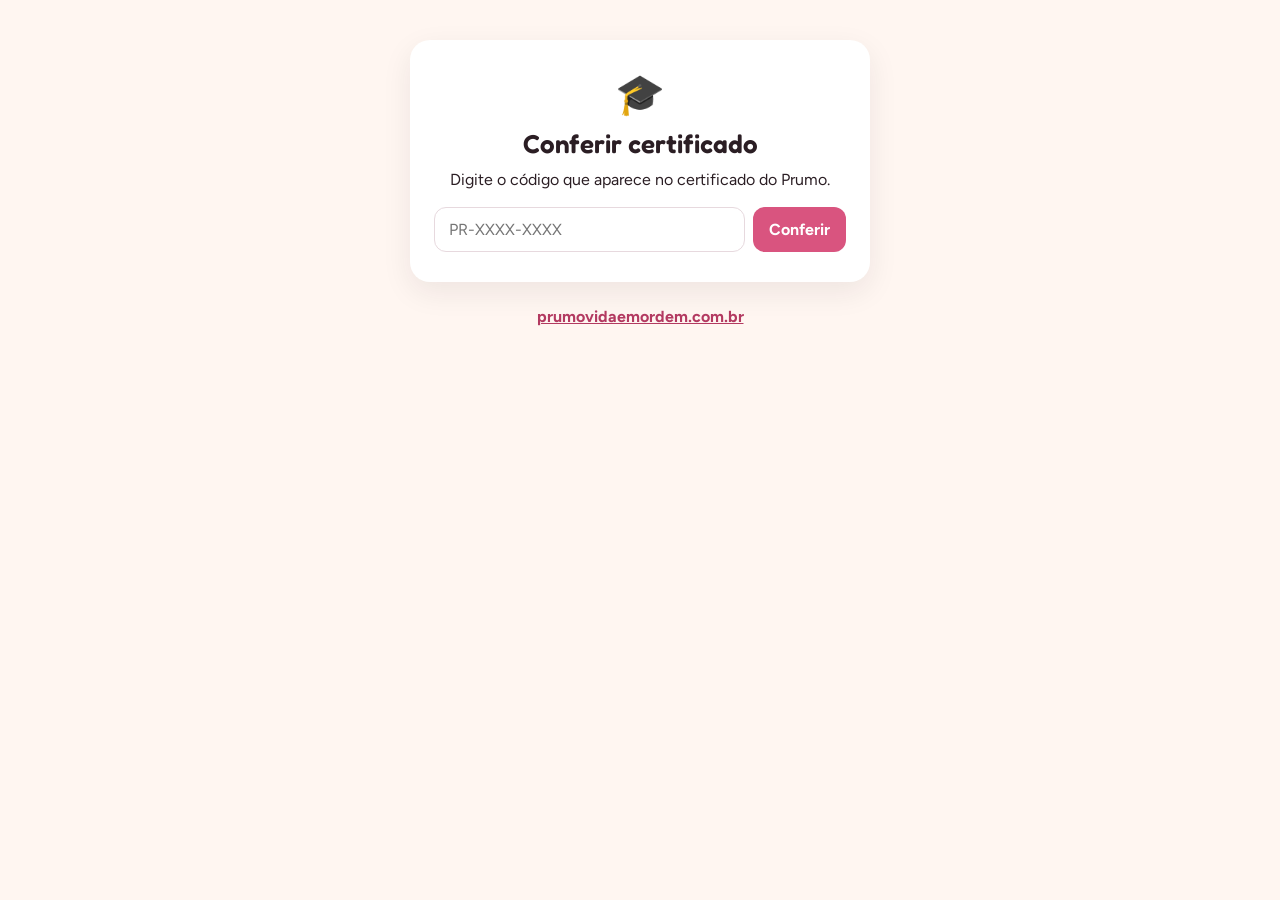
<file: certificado/index.html>
<!doctype html>
<html lang="pt-BR">
<head>
<meta charset="utf-8">
<meta name="viewport" content="width=device-width,initial-scale=1">
<title>Conferir certificado · Prumo</title>
<meta name="robots" content="noindex">
<link rel="icon" href="/icons/icon-192.png">
<link href="https://fonts.googleapis.com/css2?family=Fredoka:wght@600&family=Figtree:wght@400;600;700&display=swap" rel="stylesheet">
<style>
:root{--bg:#FFF6F1;--card:#fff;--ink:#2B1E24;--muted:#7A6A72;--pig:#F28AA8;--deep:#B33A61}
*{box-sizing:border-box}body{margin:0;background:var(--bg);color:var(--ink);font-family:Figtree,Arial,sans-serif;padding:40px 16px;text-align:center}
.card{max-width:460px;margin:0 auto;background:var(--card);border-radius:20px;padding:30px 24px;box-shadow:0 10px 30px rgba(43,30,36,.08)}
h1{font-family:Fredoka,Arial,sans-serif;font-weight:600;font-size:26px;margin:10px 0 8px}
p{line-height:1.6;margin:0 0 12px}.muted{color:var(--muted);font-size:13px}
form{display:flex;gap:8px;margin-top:14px}input{flex:1;font:inherit;padding:12px 14px;border:1.5px solid #E7D9DE;border-radius:12px;text-transform:uppercase}
button{font:inherit;font-weight:700;background:#D9547F;color:#fff;border:0;border-radius:12px;padding:12px 16px}
a{color:var(--deep);font-weight:700}
</style>
</head>
<body>
<div class="card" id="out"><div style="font-size:40px">🎓</div><h1>Conferir certificado</h1><p>Digite o código que aparece no certificado do Prumo.</p>
<form id="f"><input id="c" placeholder="PR-XXXX-XXXX" maxlength="20" autocomplete="off"><button>Conferir</button></form></div>
<p style="margin-top:22px"><a href="/">prumovidaemordem.com.br</a></p>
<script src="/config.js"></script>
<script>
const esc=s=>String(s||"").replace(/[&<>"]/g,c=>({"&":"&amp;","<":"&lt;",">":"&gt;",'"':"&quot;"}[c]));
const box=document.getElementById("out");
async function check(code){code=String(code||"").toUpperCase().replace(/[^A-Z0-9-]/g,"").slice(0,20);if(!code)return;
 box.innerHTML='<p class="muted">Conferindo…</p>';
 try{const C=window.PRUMO_CONFIG||{};const r=await fetch(C.supabaseUrl+"/rest/v1/rpc/cert_check",{method:"POST",headers:{"Content-Type":"application/json",apikey:C.supabaseKey,Authorization:"Bearer "+C.supabaseKey},body:JSON.stringify({p_code:code})});
  const d=await r.json();
  if(!d||!d.name){box.innerHTML=`<div style="font-size:40px">🔎</div><h1>Certificado não encontrado</h1><p>Não achamos o código <b>${esc(code)}</b>. Confira se digitou igual ao certificado.</p><p><a href="/certificado/">Tentar outro código</a></p>`;return}
  const dt=new Date(d.issued_at).toLocaleDateString("pt-BR",{day:"2-digit",month:"long",year:"numeric",timeZone:"America/Sao_Paulo"});
  box.innerHTML=`<div style="font-size:44px">✅</div><h1>Certificado válido</h1><p><b>${esc(d.name)}</b> concluiu o curso <b>${esc(d.course)}</b>, com carga horária de ${d.hours} hora${d.hours>1?"s":""}, no Prumo em ${dt}.</p><p class="muted">Código ${esc(code)} · Curso livre, de formação complementar.</p>`;
 }catch(e){box.innerHTML='<h1>Sem conexão</h1><p>Não deu para conferir agora. Tente de novo em instantes.</p>'}}
document.getElementById("f").addEventListener("submit",e=>{e.preventDefault();check(document.getElementById("c").value)});
const q=new URLSearchParams(location.search).get("c");if(q)check(q);
</script>
</body>
</html>
</file>
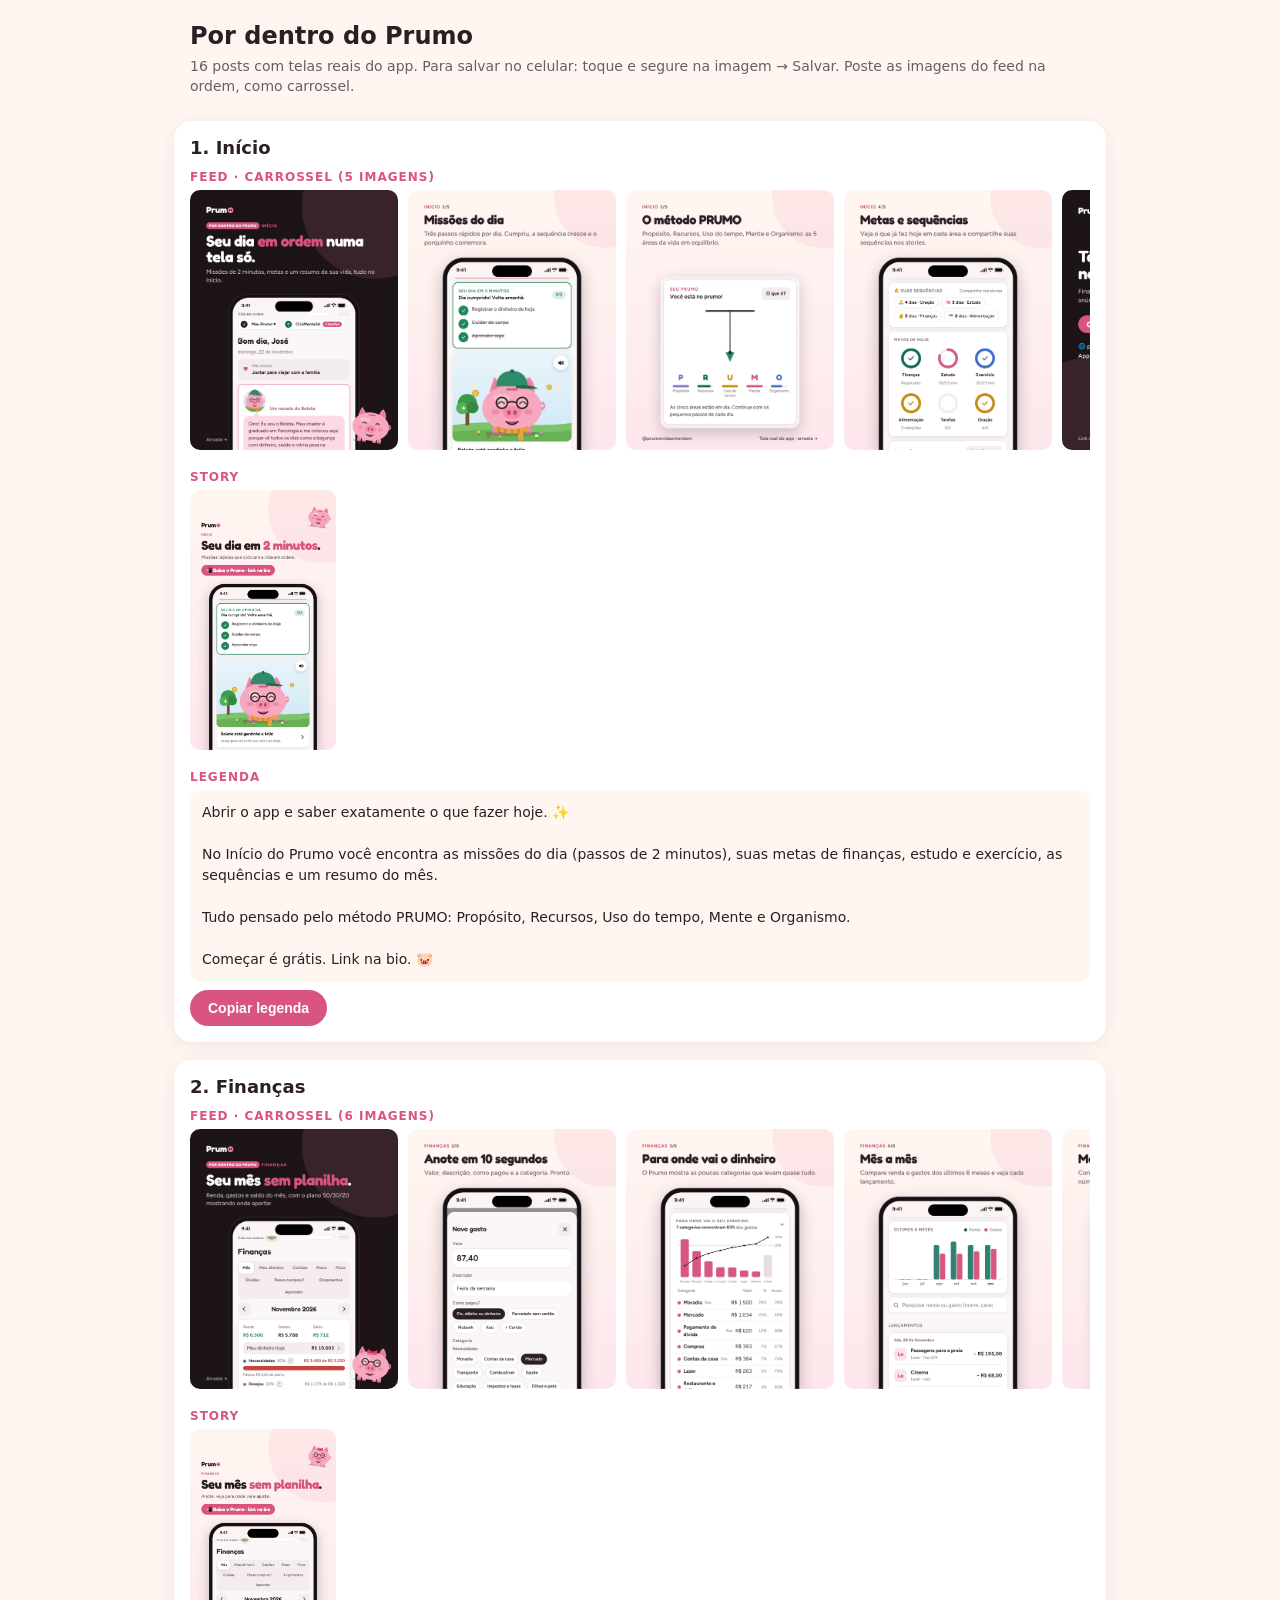
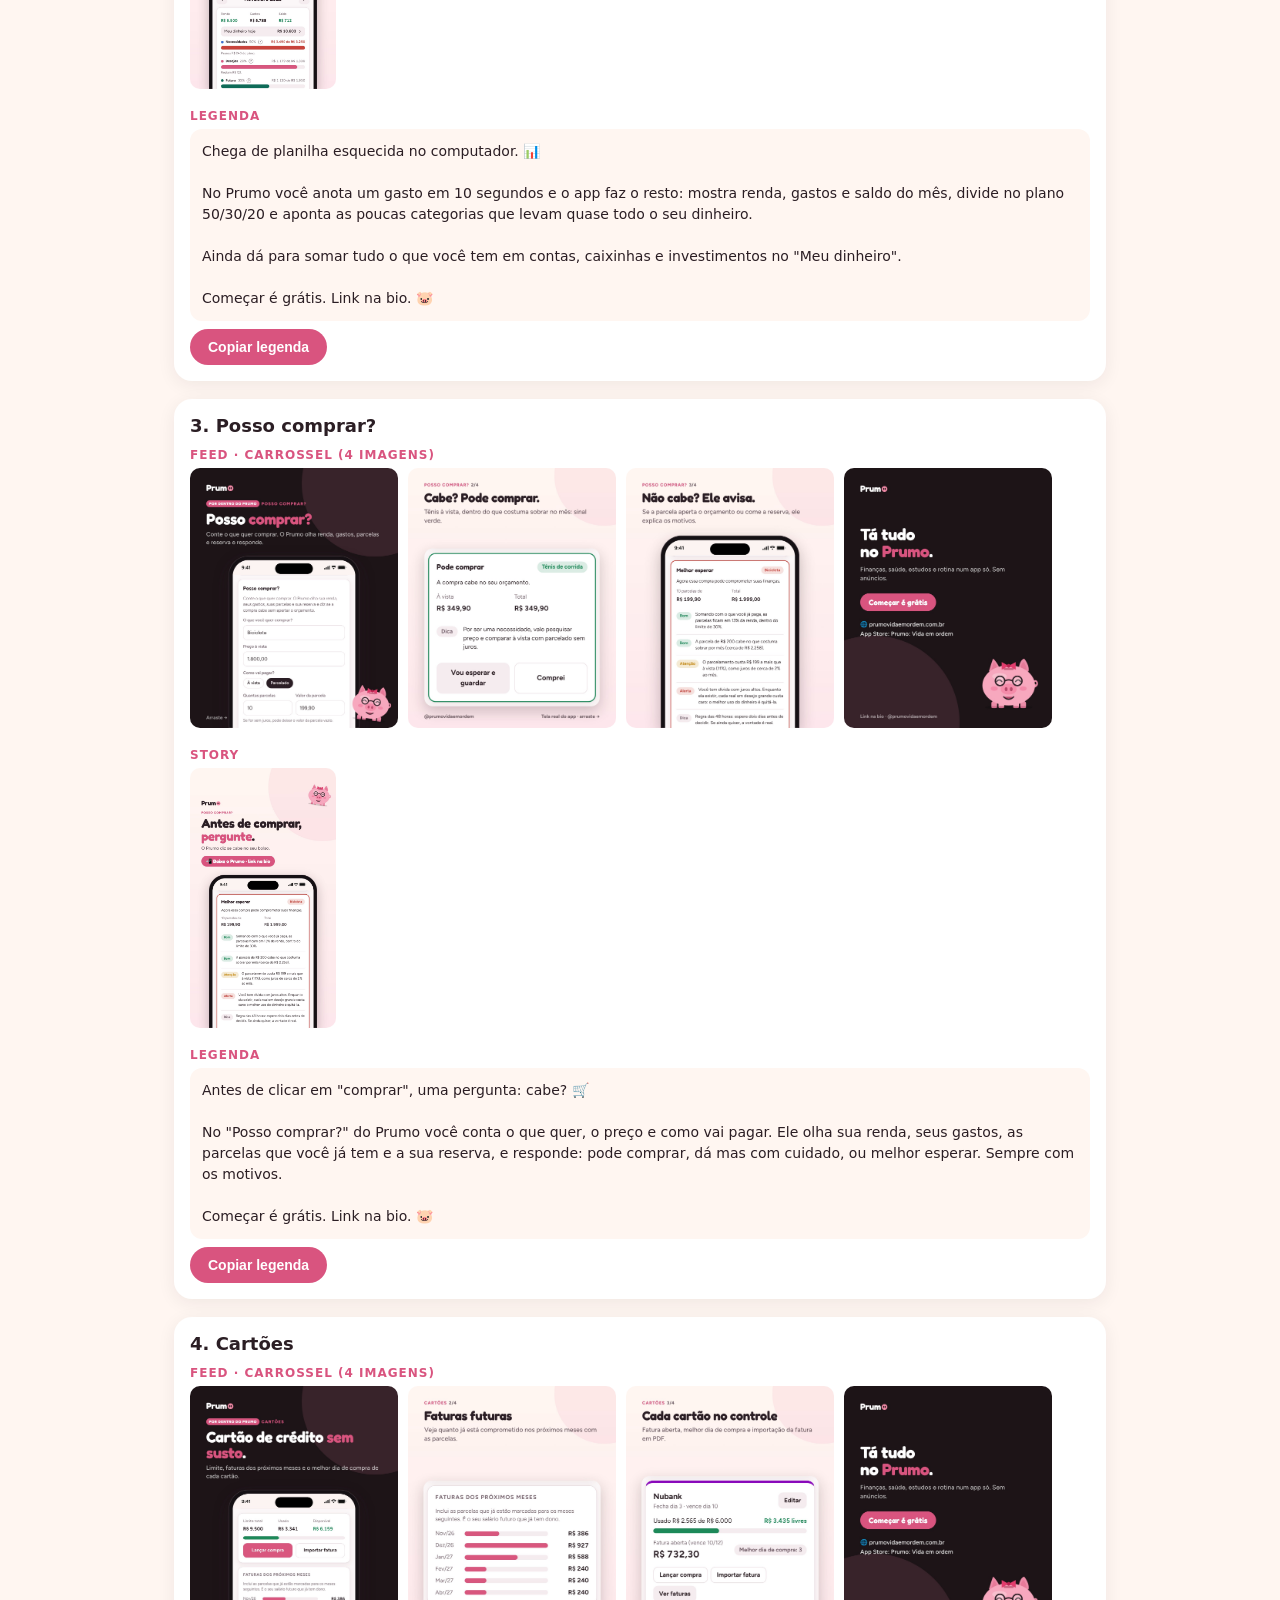
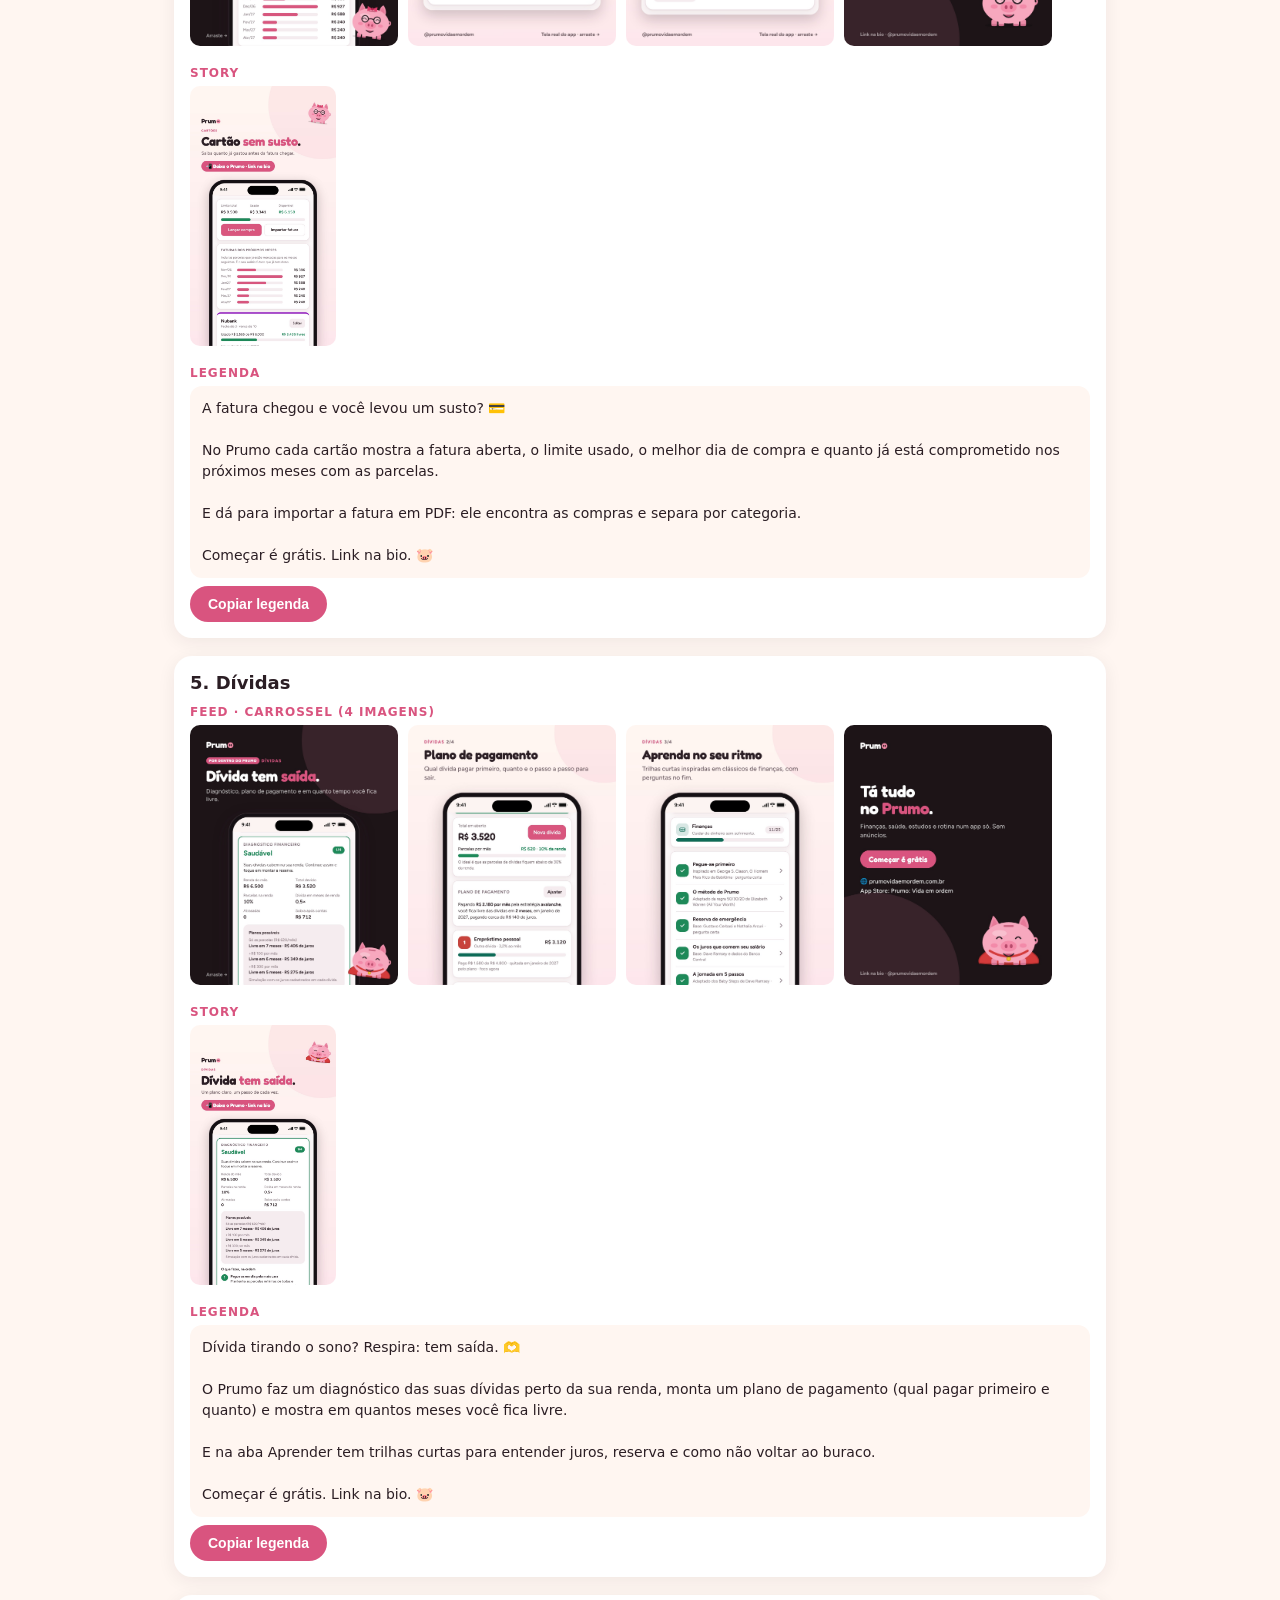
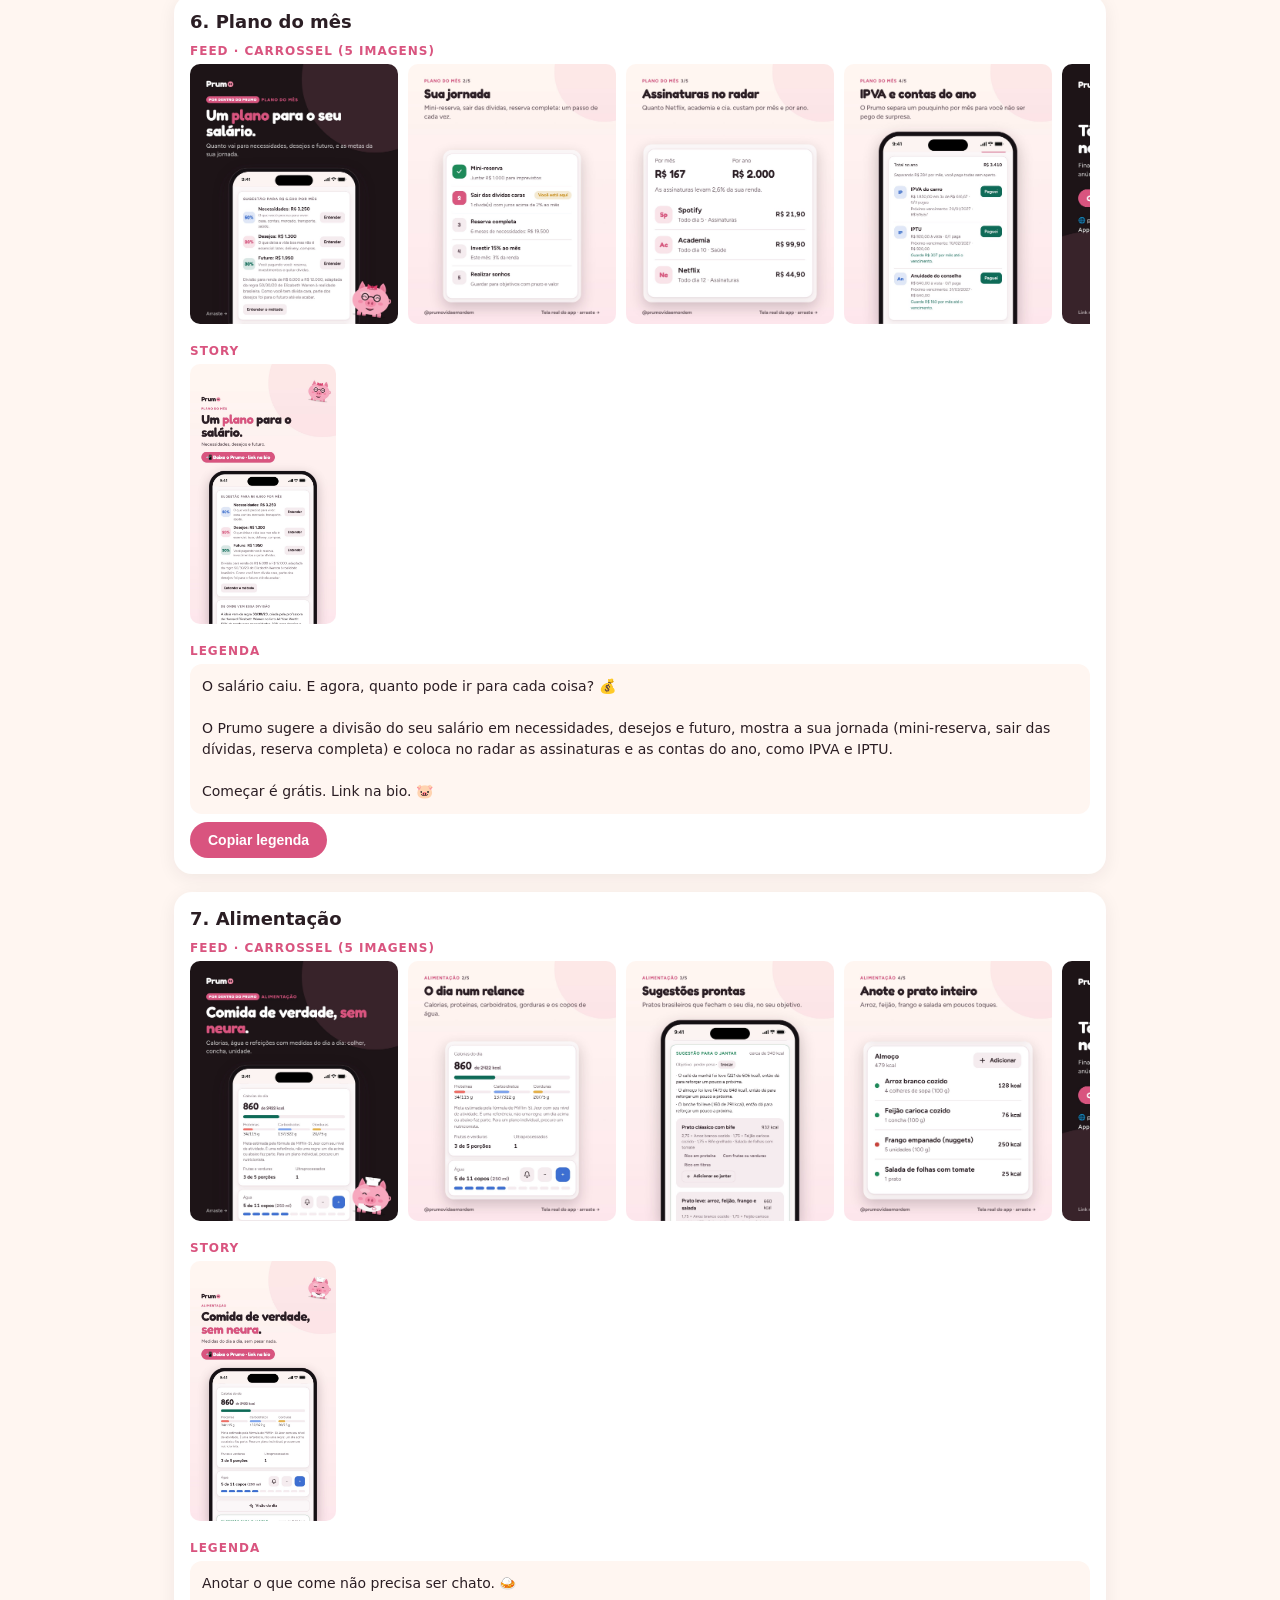
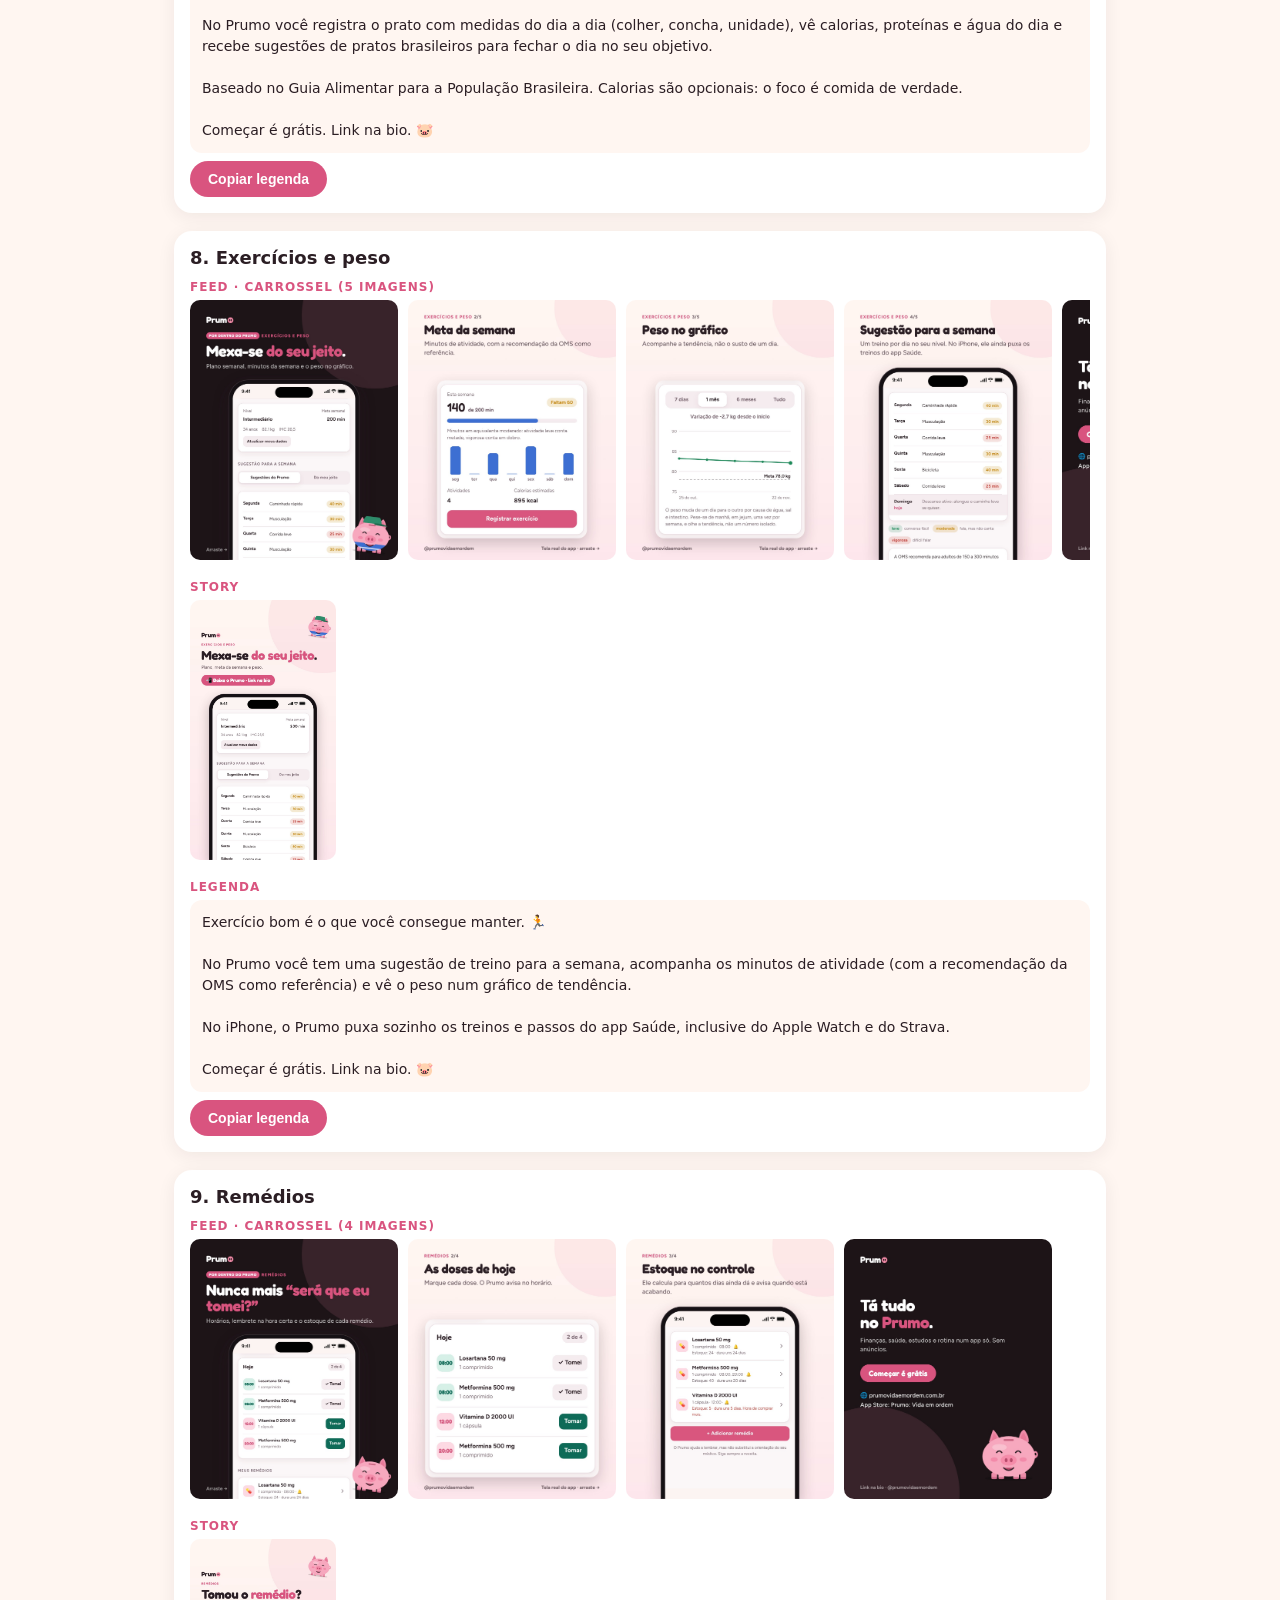
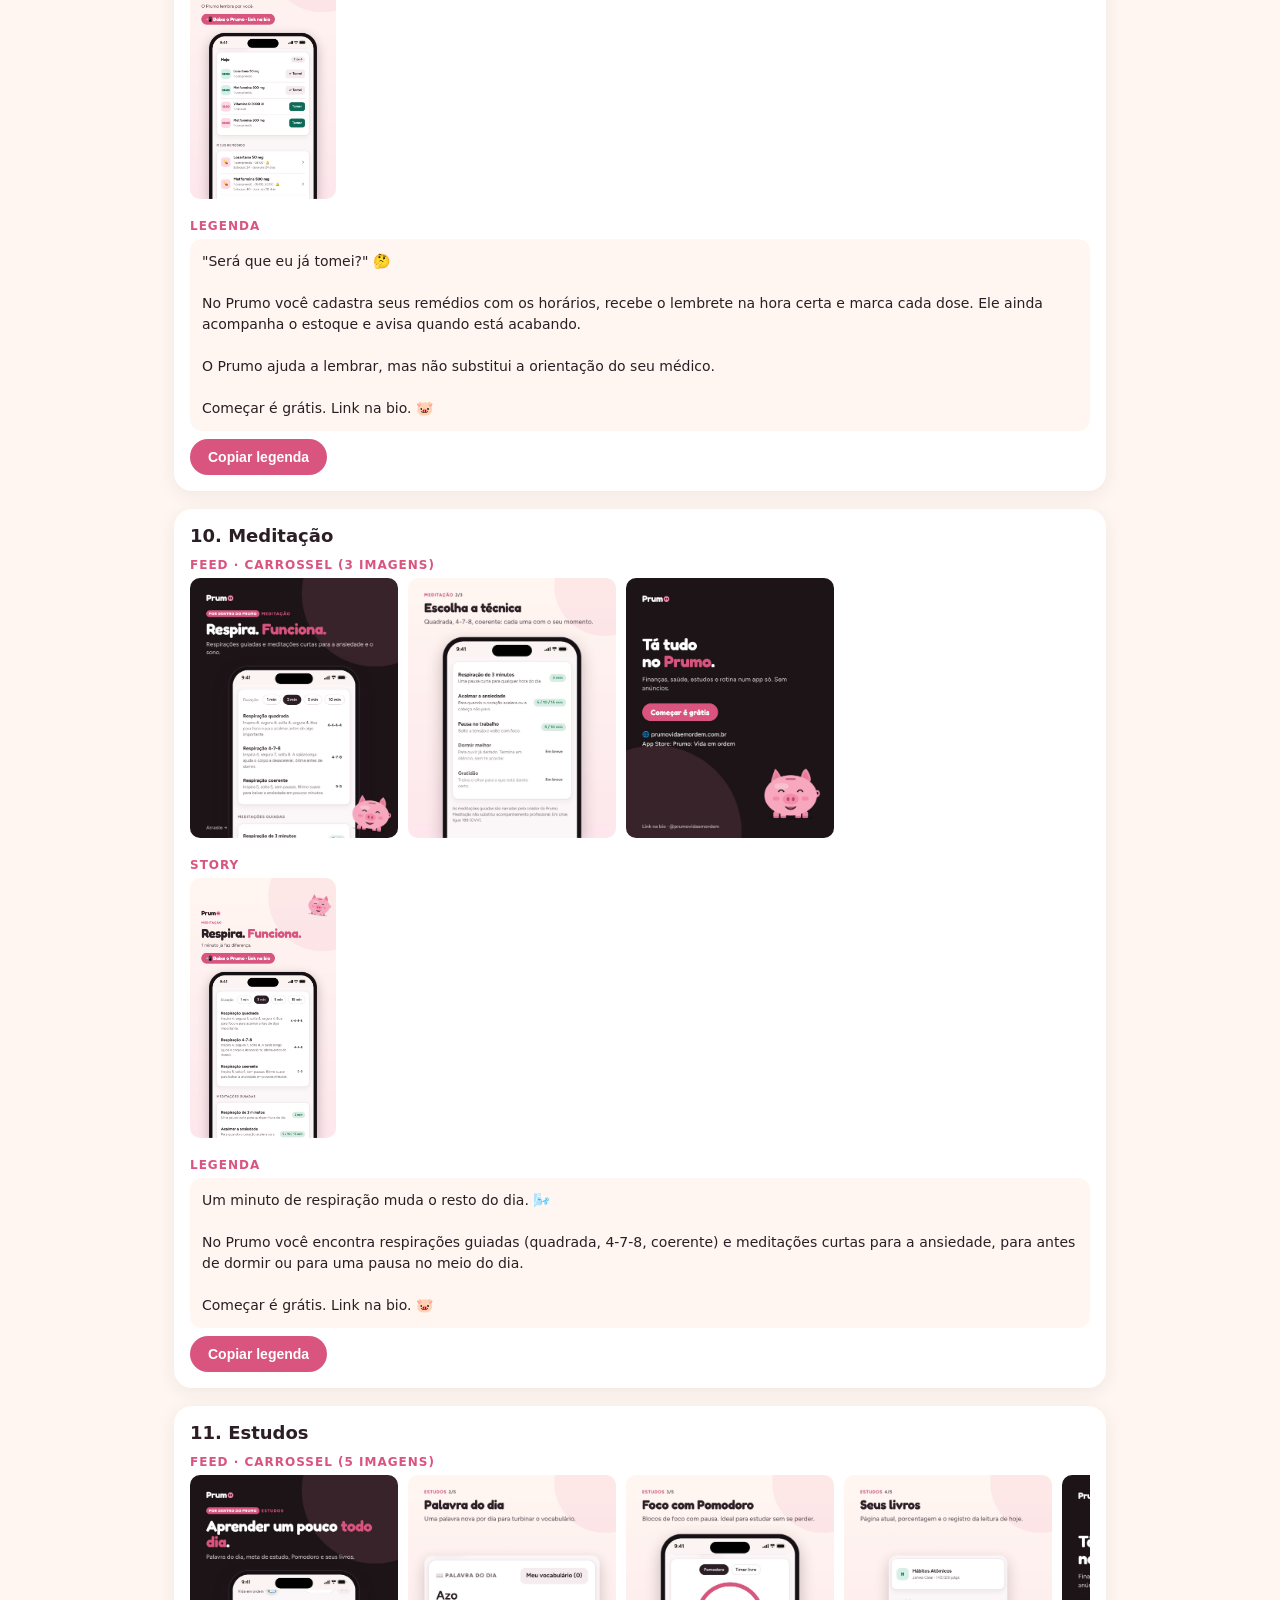
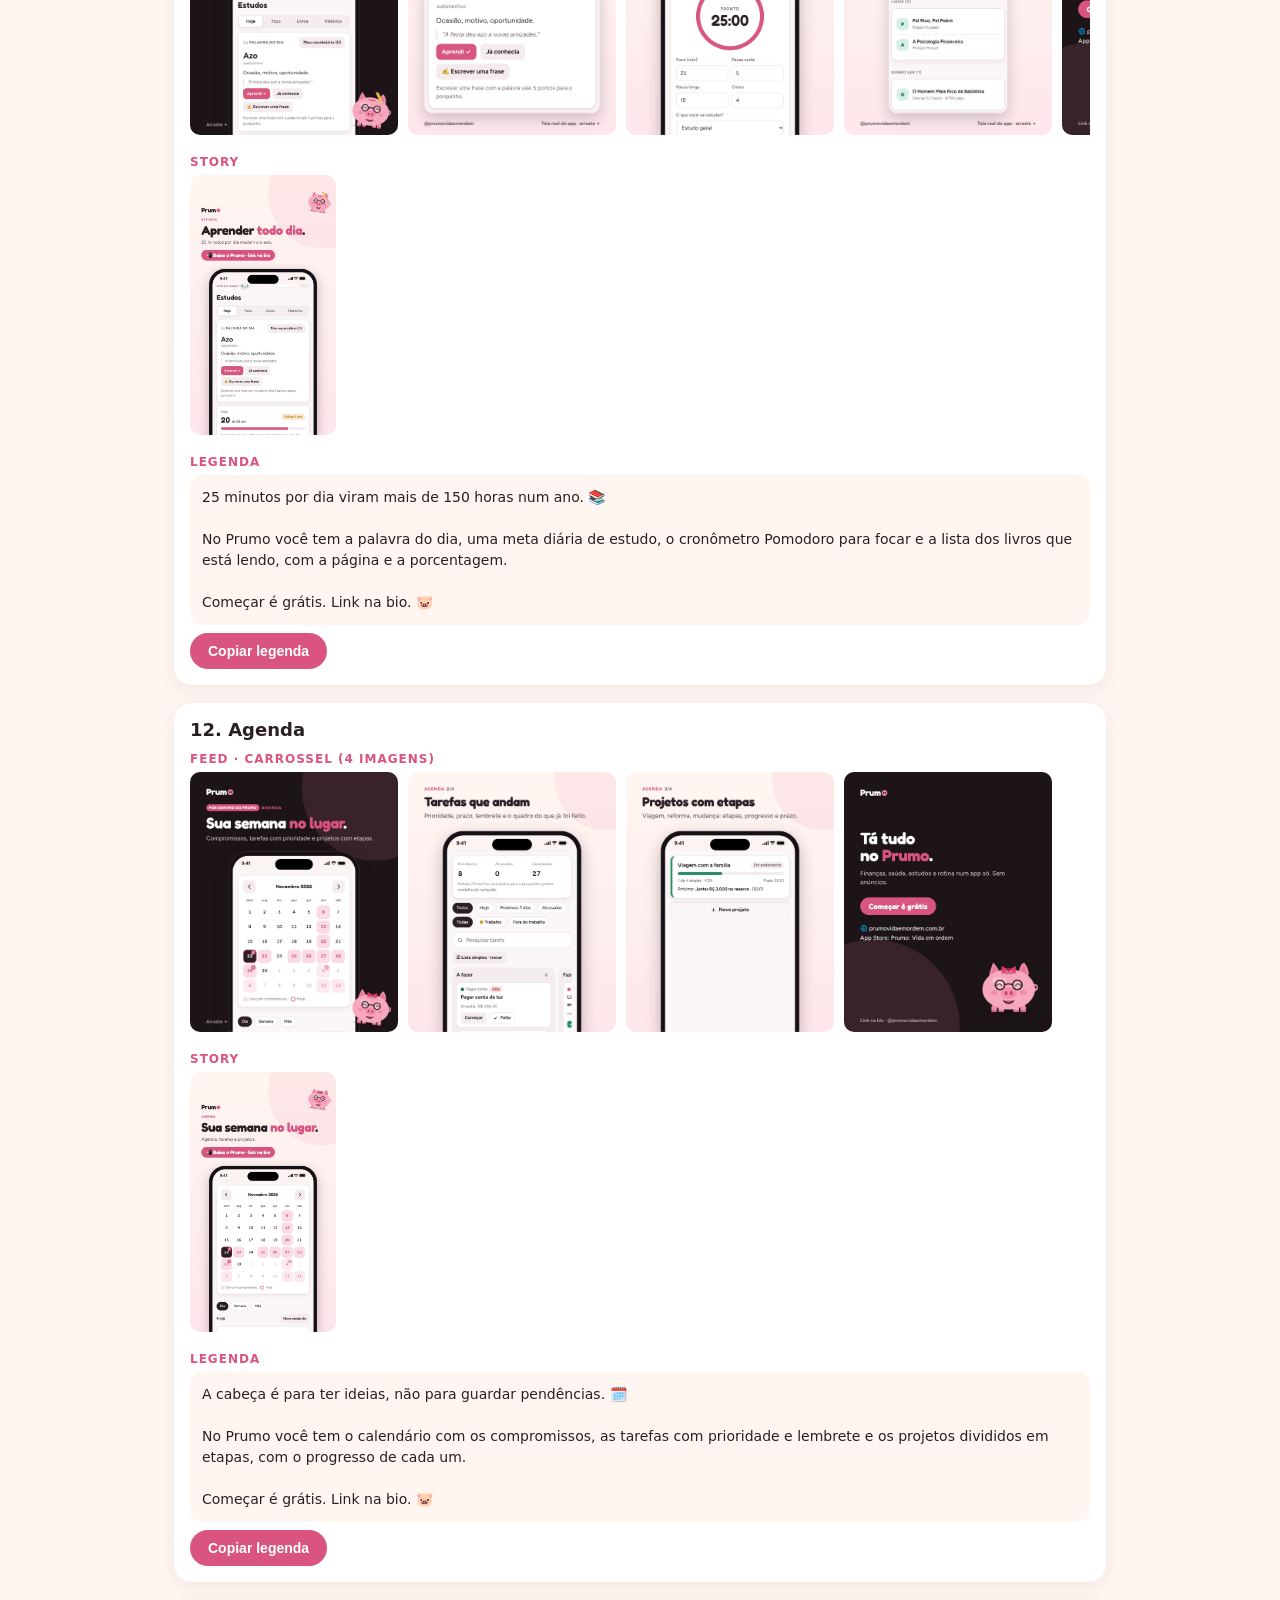
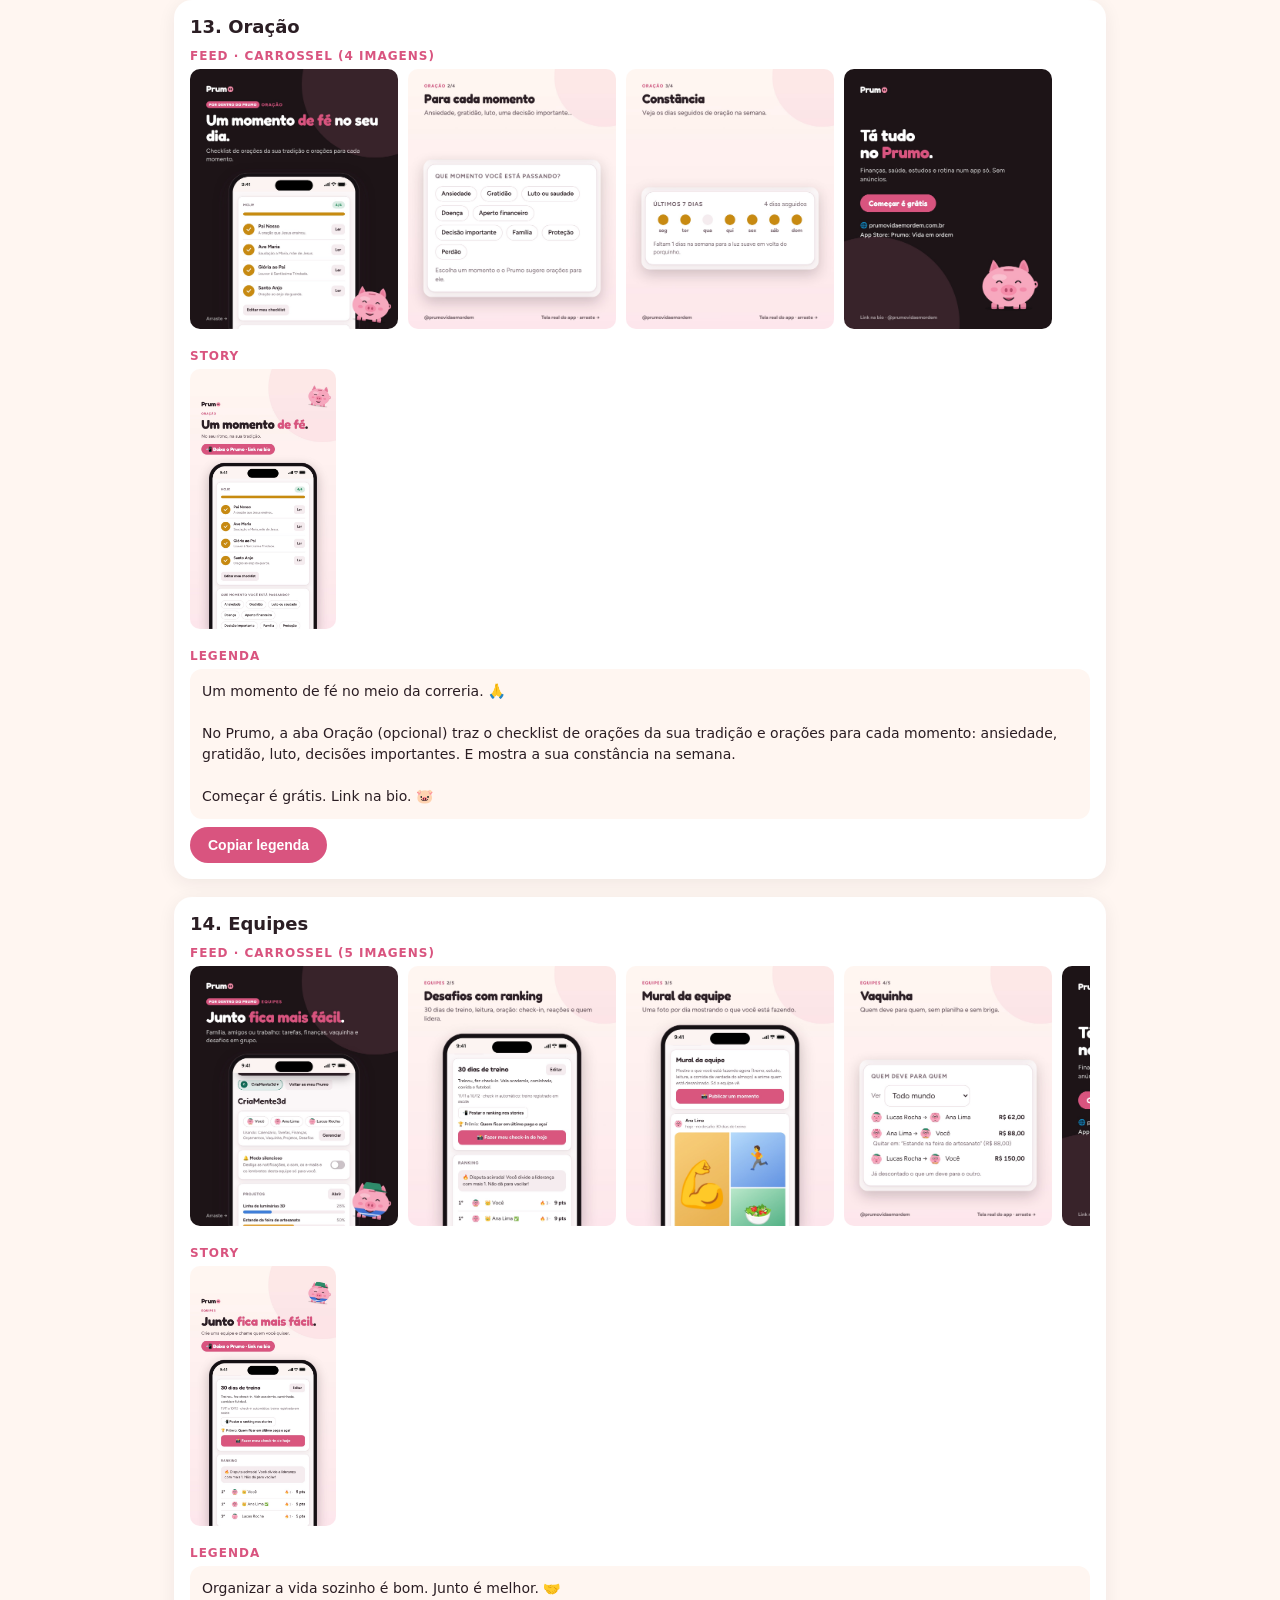
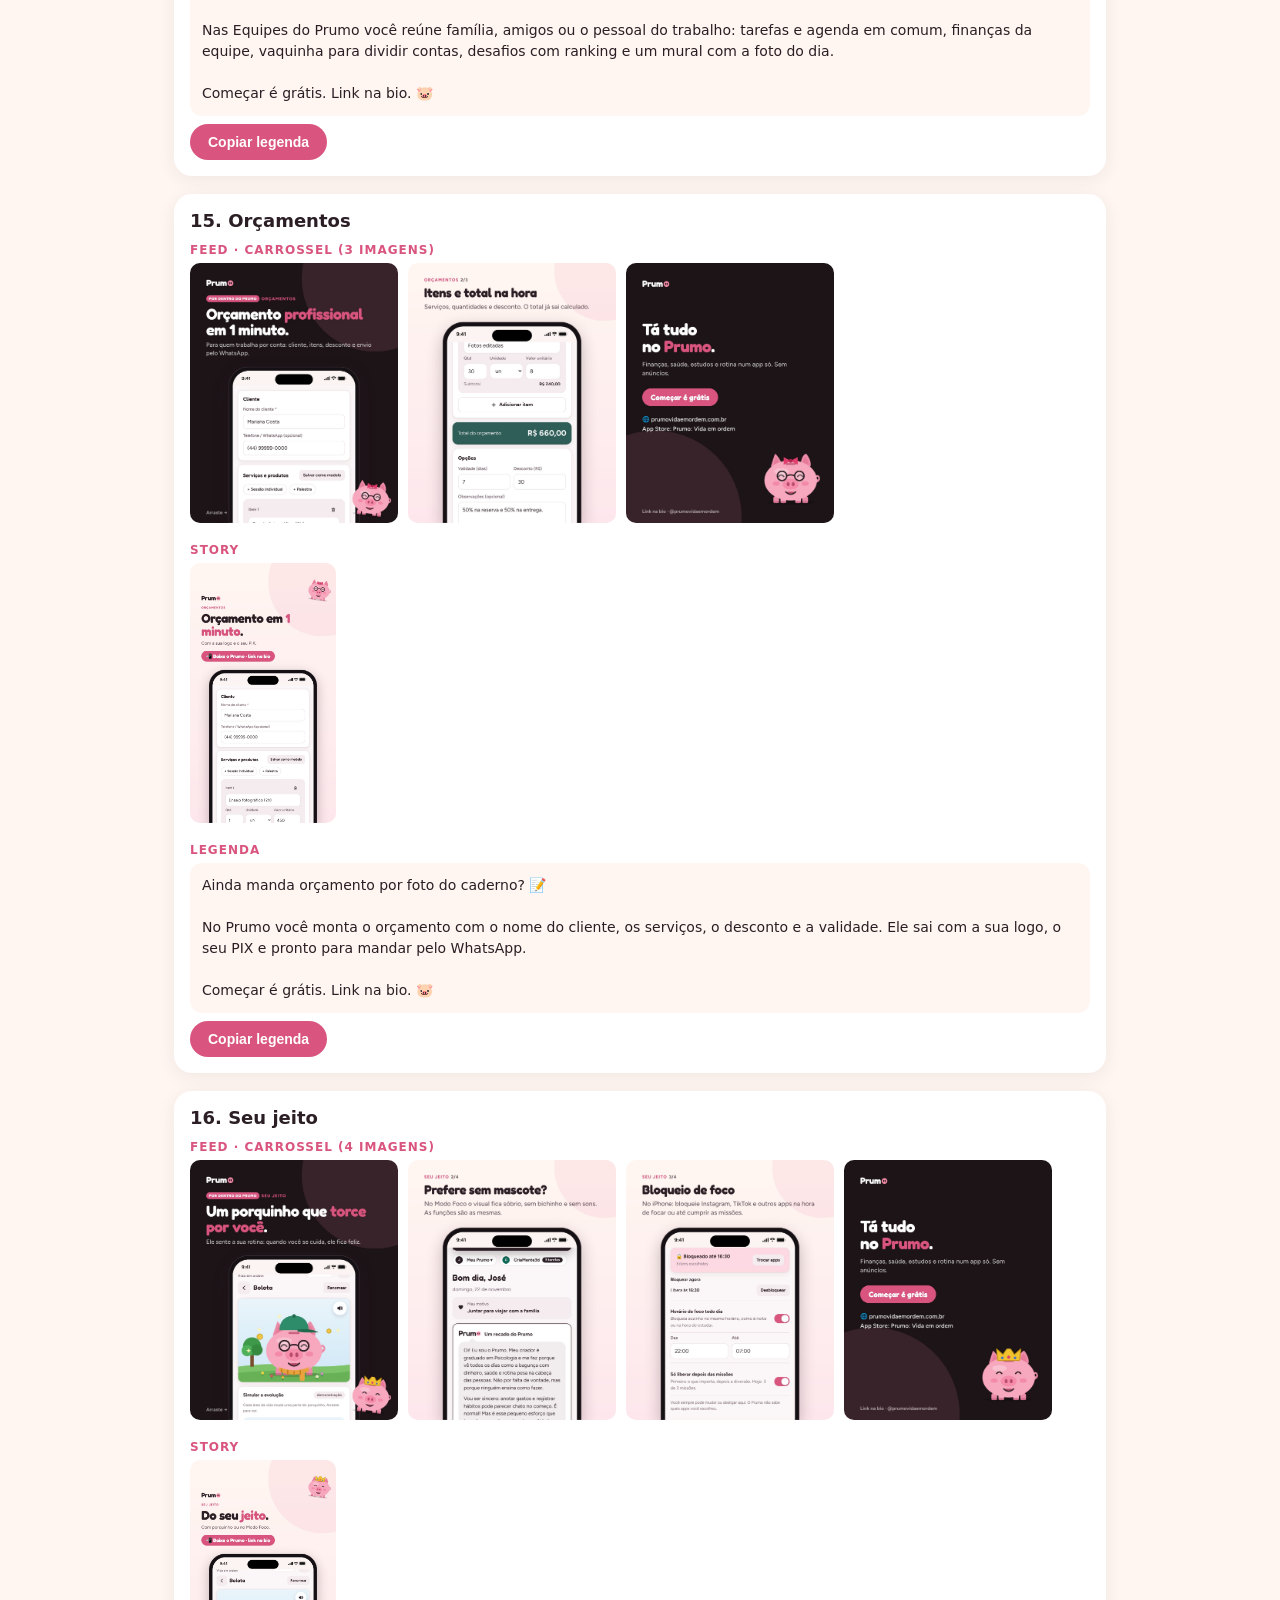
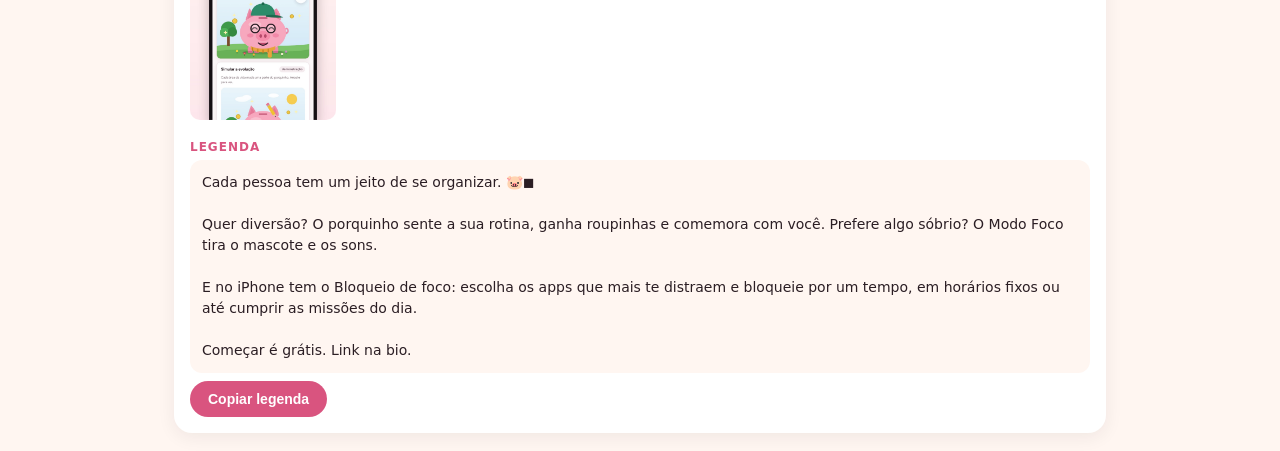
<file: ig/funcoes/index.html>
<!doctype html><html lang="pt-BR"><meta charset="utf-8"><meta name="viewport" content="width=device-width,initial-scale=1"><meta name="robots" content="noindex"><title>Por dentro do Prumo · artes</title><style>body{margin:0;font-family:system-ui,-apple-system,sans-serif;background:#FFF6F1;color:#2B1E24}header{padding:22px 16px 6px;max-width:900px;margin:0 auto}h1{font-size:24px;margin:0 0 6px}p.i{color:#6E5C64;margin:0;font-size:14px;line-height:1.45}section{max-width:900px;margin:18px auto;background:#fff;border-radius:18px;padding:16px;box-shadow:0 4px 18px rgba(43,30,36,.07)}h2{font-size:18px;margin:0 0 10px}.row{display:flex;gap:10px;overflow-x:auto;padding-bottom:8px;scroll-snap-type:x mandatory}.row a{flex:0 0 auto;scroll-snap-align:start}.row img{height:260px;border-radius:10px;display:block}.lab{font-size:12px;font-weight:700;color:#D9547F;text-transform:uppercase;letter-spacing:1px;margin:12px 0 6px}pre{white-space:pre-wrap;font:14px/1.5 system-ui;background:#FFF6F1;border-radius:12px;padding:12px;margin:0}button{margin-top:8px;border:0;border-radius:999px;background:#D9547F;color:#fff;font-weight:700;padding:10px 18px;font-size:14px}</style><header><h1>Por dentro do Prumo</h1><p class="i">16 posts com telas reais do app. Para salvar no celular: toque e segure na imagem → Salvar. Poste as imagens do feed na ordem, como carrossel.</p></header><section><h2>1. Início</h2><div class="lab">Feed · carrossel (5 imagens)</div><div class="row"><a href="01-inicio/01-capa.jpg" download><img loading="lazy" src="01-inicio/01-capa.jpg" alt=""></a><a href="01-inicio/02-tela.jpg" download><img loading="lazy" src="01-inicio/02-tela.jpg" alt=""></a><a href="01-inicio/03-tela.jpg" download><img loading="lazy" src="01-inicio/03-tela.jpg" alt=""></a><a href="01-inicio/04-tela.jpg" download><img loading="lazy" src="01-inicio/04-tela.jpg" alt=""></a><a href="01-inicio/05-fim.jpg" download><img loading="lazy" src="01-inicio/05-fim.jpg" alt=""></a></div><div class="lab">Story</div><div class="row"><a href="01-inicio/story.jpg" download><img loading="lazy" src="01-inicio/story.jpg" alt=""></a></div><div class="lab">Legenda</div><pre id="c0">Abrir o app e saber exatamente o que fazer hoje. ✨

No Início do Prumo você encontra as missões do dia (passos de 2 minutos), suas metas de finanças, estudo e exercício, as sequências e um resumo do mês.

Tudo pensado pelo método PRUMO: Propósito, Recursos, Uso do tempo, Mente e Organismo.

Começar é grátis. Link na bio. 🐷</pre><button onclick="navigator.clipboard.writeText(document.getElementById('c0').innerText).then(()=>{this.textContent='Copiado ✓'})">Copiar legenda</button></section><section><h2>2. Finanças</h2><div class="lab">Feed · carrossel (6 imagens)</div><div class="row"><a href="02-financas/01-capa.jpg" download><img loading="lazy" src="02-financas/01-capa.jpg" alt=""></a><a href="02-financas/02-tela.jpg" download><img loading="lazy" src="02-financas/02-tela.jpg" alt=""></a><a href="02-financas/03-tela.jpg" download><img loading="lazy" src="02-financas/03-tela.jpg" alt=""></a><a href="02-financas/04-tela.jpg" download><img loading="lazy" src="02-financas/04-tela.jpg" alt=""></a><a href="02-financas/05-tela.jpg" download><img loading="lazy" src="02-financas/05-tela.jpg" alt=""></a><a href="02-financas/06-fim.jpg" download><img loading="lazy" src="02-financas/06-fim.jpg" alt=""></a></div><div class="lab">Story</div><div class="row"><a href="02-financas/story.jpg" download><img loading="lazy" src="02-financas/story.jpg" alt=""></a></div><div class="lab">Legenda</div><pre id="c1">Chega de planilha esquecida no computador. 📊

No Prumo você anota um gasto em 10 segundos e o app faz o resto: mostra renda, gastos e saldo do mês, divide no plano 50/30/20 e aponta as poucas categorias que levam quase todo o seu dinheiro.

Ainda dá para somar tudo o que você tem em contas, caixinhas e investimentos no "Meu dinheiro".

Começar é grátis. Link na bio. 🐷</pre><button onclick="navigator.clipboard.writeText(document.getElementById('c1').innerText).then(()=>{this.textContent='Copiado ✓'})">Copiar legenda</button></section><section><h2>3. Posso comprar?</h2><div class="lab">Feed · carrossel (4 imagens)</div><div class="row"><a href="03-posso-comprar/01-capa.jpg" download><img loading="lazy" src="03-posso-comprar/01-capa.jpg" alt=""></a><a href="03-posso-comprar/02-tela.jpg" download><img loading="lazy" src="03-posso-comprar/02-tela.jpg" alt=""></a><a href="03-posso-comprar/03-tela.jpg" download><img loading="lazy" src="03-posso-comprar/03-tela.jpg" alt=""></a><a href="03-posso-comprar/04-fim.jpg" download><img loading="lazy" src="03-posso-comprar/04-fim.jpg" alt=""></a></div><div class="lab">Story</div><div class="row"><a href="03-posso-comprar/story.jpg" download><img loading="lazy" src="03-posso-comprar/story.jpg" alt=""></a></div><div class="lab">Legenda</div><pre id="c2">Antes de clicar em "comprar", uma pergunta: cabe? 🛒

No "Posso comprar?" do Prumo você conta o que quer, o preço e como vai pagar. Ele olha sua renda, seus gastos, as parcelas que você já tem e a sua reserva, e responde: pode comprar, dá mas com cuidado, ou melhor esperar. Sempre com os motivos.

Começar é grátis. Link na bio. 🐷</pre><button onclick="navigator.clipboard.writeText(document.getElementById('c2').innerText).then(()=>{this.textContent='Copiado ✓'})">Copiar legenda</button></section><section><h2>4. Cartões</h2><div class="lab">Feed · carrossel (4 imagens)</div><div class="row"><a href="04-cartoes/01-capa.jpg" download><img loading="lazy" src="04-cartoes/01-capa.jpg" alt=""></a><a href="04-cartoes/02-tela.jpg" download><img loading="lazy" src="04-cartoes/02-tela.jpg" alt=""></a><a href="04-cartoes/03-tela.jpg" download><img loading="lazy" src="04-cartoes/03-tela.jpg" alt=""></a><a href="04-cartoes/04-fim.jpg" download><img loading="lazy" src="04-cartoes/04-fim.jpg" alt=""></a></div><div class="lab">Story</div><div class="row"><a href="04-cartoes/story.jpg" download><img loading="lazy" src="04-cartoes/story.jpg" alt=""></a></div><div class="lab">Legenda</div><pre id="c3">A fatura chegou e você levou um susto? 💳

No Prumo cada cartão mostra a fatura aberta, o limite usado, o melhor dia de compra e quanto já está comprometido nos próximos meses com as parcelas.

E dá para importar a fatura em PDF: ele encontra as compras e separa por categoria.

Começar é grátis. Link na bio. 🐷</pre><button onclick="navigator.clipboard.writeText(document.getElementById('c3').innerText).then(()=>{this.textContent='Copiado ✓'})">Copiar legenda</button></section><section><h2>5. Dívidas</h2><div class="lab">Feed · carrossel (4 imagens)</div><div class="row"><a href="05-dividas/01-capa.jpg" download><img loading="lazy" src="05-dividas/01-capa.jpg" alt=""></a><a href="05-dividas/02-tela.jpg" download><img loading="lazy" src="05-dividas/02-tela.jpg" alt=""></a><a href="05-dividas/03-tela.jpg" download><img loading="lazy" src="05-dividas/03-tela.jpg" alt=""></a><a href="05-dividas/04-fim.jpg" download><img loading="lazy" src="05-dividas/04-fim.jpg" alt=""></a></div><div class="lab">Story</div><div class="row"><a href="05-dividas/story.jpg" download><img loading="lazy" src="05-dividas/story.jpg" alt=""></a></div><div class="lab">Legenda</div><pre id="c4">Dívida tirando o sono? Respira: tem saída. 🫶

O Prumo faz um diagnóstico das suas dívidas perto da sua renda, monta um plano de pagamento (qual pagar primeiro e quanto) e mostra em quantos meses você fica livre.

E na aba Aprender tem trilhas curtas para entender juros, reserva e como não voltar ao buraco.

Começar é grátis. Link na bio. 🐷</pre><button onclick="navigator.clipboard.writeText(document.getElementById('c4').innerText).then(()=>{this.textContent='Copiado ✓'})">Copiar legenda</button></section><section><h2>6. Plano do mês</h2><div class="lab">Feed · carrossel (5 imagens)</div><div class="row"><a href="06-plano-e-fixos/01-capa.jpg" download><img loading="lazy" src="06-plano-e-fixos/01-capa.jpg" alt=""></a><a href="06-plano-e-fixos/02-tela.jpg" download><img loading="lazy" src="06-plano-e-fixos/02-tela.jpg" alt=""></a><a href="06-plano-e-fixos/03-tela.jpg" download><img loading="lazy" src="06-plano-e-fixos/03-tela.jpg" alt=""></a><a href="06-plano-e-fixos/04-tela.jpg" download><img loading="lazy" src="06-plano-e-fixos/04-tela.jpg" alt=""></a><a href="06-plano-e-fixos/05-fim.jpg" download><img loading="lazy" src="06-plano-e-fixos/05-fim.jpg" alt=""></a></div><div class="lab">Story</div><div class="row"><a href="06-plano-e-fixos/story.jpg" download><img loading="lazy" src="06-plano-e-fixos/story.jpg" alt=""></a></div><div class="lab">Legenda</div><pre id="c5">O salário caiu. E agora, quanto pode ir para cada coisa? 💰

O Prumo sugere a divisão do seu salário em necessidades, desejos e futuro, mostra a sua jornada (mini-reserva, sair das dívidas, reserva completa) e coloca no radar as assinaturas e as contas do ano, como IPVA e IPTU.

Começar é grátis. Link na bio. 🐷</pre><button onclick="navigator.clipboard.writeText(document.getElementById('c5').innerText).then(()=>{this.textContent='Copiado ✓'})">Copiar legenda</button></section><section><h2>7. Alimentação</h2><div class="lab">Feed · carrossel (5 imagens)</div><div class="row"><a href="07-alimentacao/01-capa.jpg" download><img loading="lazy" src="07-alimentacao/01-capa.jpg" alt=""></a><a href="07-alimentacao/02-tela.jpg" download><img loading="lazy" src="07-alimentacao/02-tela.jpg" alt=""></a><a href="07-alimentacao/03-tela.jpg" download><img loading="lazy" src="07-alimentacao/03-tela.jpg" alt=""></a><a href="07-alimentacao/04-tela.jpg" download><img loading="lazy" src="07-alimentacao/04-tela.jpg" alt=""></a><a href="07-alimentacao/05-fim.jpg" download><img loading="lazy" src="07-alimentacao/05-fim.jpg" alt=""></a></div><div class="lab">Story</div><div class="row"><a href="07-alimentacao/story.jpg" download><img loading="lazy" src="07-alimentacao/story.jpg" alt=""></a></div><div class="lab">Legenda</div><pre id="c6">Anotar o que come não precisa ser chato. 🍛

No Prumo você registra o prato com medidas do dia a dia (colher, concha, unidade), vê calorias, proteínas e água do dia e recebe sugestões de pratos brasileiros para fechar o dia no seu objetivo.

Baseado no Guia Alimentar para a População Brasileira. Calorias são opcionais: o foco é comida de verdade.

Começar é grátis. Link na bio. 🐷</pre><button onclick="navigator.clipboard.writeText(document.getElementById('c6').innerText).then(()=>{this.textContent='Copiado ✓'})">Copiar legenda</button></section><section><h2>8. Exercícios e peso</h2><div class="lab">Feed · carrossel (5 imagens)</div><div class="row"><a href="08-exercicios-e-peso/01-capa.jpg" download><img loading="lazy" src="08-exercicios-e-peso/01-capa.jpg" alt=""></a><a href="08-exercicios-e-peso/02-tela.jpg" download><img loading="lazy" src="08-exercicios-e-peso/02-tela.jpg" alt=""></a><a href="08-exercicios-e-peso/03-tela.jpg" download><img loading="lazy" src="08-exercicios-e-peso/03-tela.jpg" alt=""></a><a href="08-exercicios-e-peso/04-tela.jpg" download><img loading="lazy" src="08-exercicios-e-peso/04-tela.jpg" alt=""></a><a href="08-exercicios-e-peso/05-fim.jpg" download><img loading="lazy" src="08-exercicios-e-peso/05-fim.jpg" alt=""></a></div><div class="lab">Story</div><div class="row"><a href="08-exercicios-e-peso/story.jpg" download><img loading="lazy" src="08-exercicios-e-peso/story.jpg" alt=""></a></div><div class="lab">Legenda</div><pre id="c7">Exercício bom é o que você consegue manter. 🏃

No Prumo você tem uma sugestão de treino para a semana, acompanha os minutos de atividade (com a recomendação da OMS como referência) e vê o peso num gráfico de tendência.

No iPhone, o Prumo puxa sozinho os treinos e passos do app Saúde, inclusive do Apple Watch e do Strava.

Começar é grátis. Link na bio. 🐷</pre><button onclick="navigator.clipboard.writeText(document.getElementById('c7').innerText).then(()=>{this.textContent='Copiado ✓'})">Copiar legenda</button></section><section><h2>9. Remédios</h2><div class="lab">Feed · carrossel (4 imagens)</div><div class="row"><a href="09-remedios/01-capa.jpg" download><img loading="lazy" src="09-remedios/01-capa.jpg" alt=""></a><a href="09-remedios/02-tela.jpg" download><img loading="lazy" src="09-remedios/02-tela.jpg" alt=""></a><a href="09-remedios/03-tela.jpg" download><img loading="lazy" src="09-remedios/03-tela.jpg" alt=""></a><a href="09-remedios/04-fim.jpg" download><img loading="lazy" src="09-remedios/04-fim.jpg" alt=""></a></div><div class="lab">Story</div><div class="row"><a href="09-remedios/story.jpg" download><img loading="lazy" src="09-remedios/story.jpg" alt=""></a></div><div class="lab">Legenda</div><pre id="c8">"Será que eu já tomei?" 🤔

No Prumo você cadastra seus remédios com os horários, recebe o lembrete na hora certa e marca cada dose. Ele ainda acompanha o estoque e avisa quando está acabando.

O Prumo ajuda a lembrar, mas não substitui a orientação do seu médico.

Começar é grátis. Link na bio. 🐷</pre><button onclick="navigator.clipboard.writeText(document.getElementById('c8').innerText).then(()=>{this.textContent='Copiado ✓'})">Copiar legenda</button></section><section><h2>10. Meditação</h2><div class="lab">Feed · carrossel (3 imagens)</div><div class="row"><a href="10-meditacao/01-capa.jpg" download><img loading="lazy" src="10-meditacao/01-capa.jpg" alt=""></a><a href="10-meditacao/02-tela.jpg" download><img loading="lazy" src="10-meditacao/02-tela.jpg" alt=""></a><a href="10-meditacao/03-fim.jpg" download><img loading="lazy" src="10-meditacao/03-fim.jpg" alt=""></a></div><div class="lab">Story</div><div class="row"><a href="10-meditacao/story.jpg" download><img loading="lazy" src="10-meditacao/story.jpg" alt=""></a></div><div class="lab">Legenda</div><pre id="c9">Um minuto de respiração muda o resto do dia. 🌬️

No Prumo você encontra respirações guiadas (quadrada, 4-7-8, coerente) e meditações curtas para a ansiedade, para antes de dormir ou para uma pausa no meio do dia.

Começar é grátis. Link na bio. 🐷</pre><button onclick="navigator.clipboard.writeText(document.getElementById('c9').innerText).then(()=>{this.textContent='Copiado ✓'})">Copiar legenda</button></section><section><h2>11. Estudos</h2><div class="lab">Feed · carrossel (5 imagens)</div><div class="row"><a href="11-estudos/01-capa.jpg" download><img loading="lazy" src="11-estudos/01-capa.jpg" alt=""></a><a href="11-estudos/02-tela.jpg" download><img loading="lazy" src="11-estudos/02-tela.jpg" alt=""></a><a href="11-estudos/03-tela.jpg" download><img loading="lazy" src="11-estudos/03-tela.jpg" alt=""></a><a href="11-estudos/04-tela.jpg" download><img loading="lazy" src="11-estudos/04-tela.jpg" alt=""></a><a href="11-estudos/05-fim.jpg" download><img loading="lazy" src="11-estudos/05-fim.jpg" alt=""></a></div><div class="lab">Story</div><div class="row"><a href="11-estudos/story.jpg" download><img loading="lazy" src="11-estudos/story.jpg" alt=""></a></div><div class="lab">Legenda</div><pre id="c10">25 minutos por dia viram mais de 150 horas num ano. 📚

No Prumo você tem a palavra do dia, uma meta diária de estudo, o cronômetro Pomodoro para focar e a lista dos livros que está lendo, com a página e a porcentagem.

Começar é grátis. Link na bio. 🐷</pre><button onclick="navigator.clipboard.writeText(document.getElementById('c10').innerText).then(()=>{this.textContent='Copiado ✓'})">Copiar legenda</button></section><section><h2>12. Agenda</h2><div class="lab">Feed · carrossel (4 imagens)</div><div class="row"><a href="12-agenda/01-capa.jpg" download><img loading="lazy" src="12-agenda/01-capa.jpg" alt=""></a><a href="12-agenda/02-tela.jpg" download><img loading="lazy" src="12-agenda/02-tela.jpg" alt=""></a><a href="12-agenda/03-tela.jpg" download><img loading="lazy" src="12-agenda/03-tela.jpg" alt=""></a><a href="12-agenda/04-fim.jpg" download><img loading="lazy" src="12-agenda/04-fim.jpg" alt=""></a></div><div class="lab">Story</div><div class="row"><a href="12-agenda/story.jpg" download><img loading="lazy" src="12-agenda/story.jpg" alt=""></a></div><div class="lab">Legenda</div><pre id="c11">A cabeça é para ter ideias, não para guardar pendências. 🗓️

No Prumo você tem o calendário com os compromissos, as tarefas com prioridade e lembrete e os projetos divididos em etapas, com o progresso de cada um.

Começar é grátis. Link na bio. 🐷</pre><button onclick="navigator.clipboard.writeText(document.getElementById('c11').innerText).then(()=>{this.textContent='Copiado ✓'})">Copiar legenda</button></section><section><h2>13. Oração</h2><div class="lab">Feed · carrossel (4 imagens)</div><div class="row"><a href="13-oracao/01-capa.jpg" download><img loading="lazy" src="13-oracao/01-capa.jpg" alt=""></a><a href="13-oracao/02-tela.jpg" download><img loading="lazy" src="13-oracao/02-tela.jpg" alt=""></a><a href="13-oracao/03-tela.jpg" download><img loading="lazy" src="13-oracao/03-tela.jpg" alt=""></a><a href="13-oracao/04-fim.jpg" download><img loading="lazy" src="13-oracao/04-fim.jpg" alt=""></a></div><div class="lab">Story</div><div class="row"><a href="13-oracao/story.jpg" download><img loading="lazy" src="13-oracao/story.jpg" alt=""></a></div><div class="lab">Legenda</div><pre id="c12">Um momento de fé no meio da correria. 🙏

No Prumo, a aba Oração (opcional) traz o checklist de orações da sua tradição e orações para cada momento: ansiedade, gratidão, luto, decisões importantes. E mostra a sua constância na semana.

Começar é grátis. Link na bio. 🐷</pre><button onclick="navigator.clipboard.writeText(document.getElementById('c12').innerText).then(()=>{this.textContent='Copiado ✓'})">Copiar legenda</button></section><section><h2>14. Equipes</h2><div class="lab">Feed · carrossel (5 imagens)</div><div class="row"><a href="14-equipes/01-capa.jpg" download><img loading="lazy" src="14-equipes/01-capa.jpg" alt=""></a><a href="14-equipes/02-tela.jpg" download><img loading="lazy" src="14-equipes/02-tela.jpg" alt=""></a><a href="14-equipes/03-tela.jpg" download><img loading="lazy" src="14-equipes/03-tela.jpg" alt=""></a><a href="14-equipes/04-tela.jpg" download><img loading="lazy" src="14-equipes/04-tela.jpg" alt=""></a><a href="14-equipes/05-fim.jpg" download><img loading="lazy" src="14-equipes/05-fim.jpg" alt=""></a></div><div class="lab">Story</div><div class="row"><a href="14-equipes/story.jpg" download><img loading="lazy" src="14-equipes/story.jpg" alt=""></a></div><div class="lab">Legenda</div><pre id="c13">Organizar a vida sozinho é bom. Junto é melhor. 🤝

Nas Equipes do Prumo você reúne família, amigos ou o pessoal do trabalho: tarefas e agenda em comum, finanças da equipe, vaquinha para dividir contas, desafios com ranking e um mural com a foto do dia.

Começar é grátis. Link na bio. 🐷</pre><button onclick="navigator.clipboard.writeText(document.getElementById('c13').innerText).then(()=>{this.textContent='Copiado ✓'})">Copiar legenda</button></section><section><h2>15. Orçamentos</h2><div class="lab">Feed · carrossel (3 imagens)</div><div class="row"><a href="15-orcamentos/01-capa.jpg" download><img loading="lazy" src="15-orcamentos/01-capa.jpg" alt=""></a><a href="15-orcamentos/02-tela.jpg" download><img loading="lazy" src="15-orcamentos/02-tela.jpg" alt=""></a><a href="15-orcamentos/03-fim.jpg" download><img loading="lazy" src="15-orcamentos/03-fim.jpg" alt=""></a></div><div class="lab">Story</div><div class="row"><a href="15-orcamentos/story.jpg" download><img loading="lazy" src="15-orcamentos/story.jpg" alt=""></a></div><div class="lab">Legenda</div><pre id="c14">Ainda manda orçamento por foto do caderno? 📝

No Prumo você monta o orçamento com o nome do cliente, os serviços, o desconto e a validade. Ele sai com a sua logo, o seu PIX e pronto para mandar pelo WhatsApp.

Começar é grátis. Link na bio. 🐷</pre><button onclick="navigator.clipboard.writeText(document.getElementById('c14').innerText).then(()=>{this.textContent='Copiado ✓'})">Copiar legenda</button></section><section><h2>16. Seu jeito</h2><div class="lab">Feed · carrossel (4 imagens)</div><div class="row"><a href="16-porquinho-e-foco/01-capa.jpg" download><img loading="lazy" src="16-porquinho-e-foco/01-capa.jpg" alt=""></a><a href="16-porquinho-e-foco/02-tela.jpg" download><img loading="lazy" src="16-porquinho-e-foco/02-tela.jpg" alt=""></a><a href="16-porquinho-e-foco/03-tela.jpg" download><img loading="lazy" src="16-porquinho-e-foco/03-tela.jpg" alt=""></a><a href="16-porquinho-e-foco/04-fim.jpg" download><img loading="lazy" src="16-porquinho-e-foco/04-fim.jpg" alt=""></a></div><div class="lab">Story</div><div class="row"><a href="16-porquinho-e-foco/story.jpg" download><img loading="lazy" src="16-porquinho-e-foco/story.jpg" alt=""></a></div><div class="lab">Legenda</div><pre id="c15">Cada pessoa tem um jeito de se organizar. 🐷◼️

Quer diversão? O porquinho sente a sua rotina, ganha roupinhas e comemora com você. Prefere algo sóbrio? O Modo Foco tira o mascote e os sons.

E no iPhone tem o Bloqueio de foco: escolha os apps que mais te distraem e bloqueie por um tempo, em horários fixos ou até cumprir as missões do dia.

Começar é grátis. Link na bio.</pre><button onclick="navigator.clipboard.writeText(document.getElementById('c15').innerText).then(()=>{this.textContent='Copiado ✓'})">Copiar legenda</button></section></html>
</file>
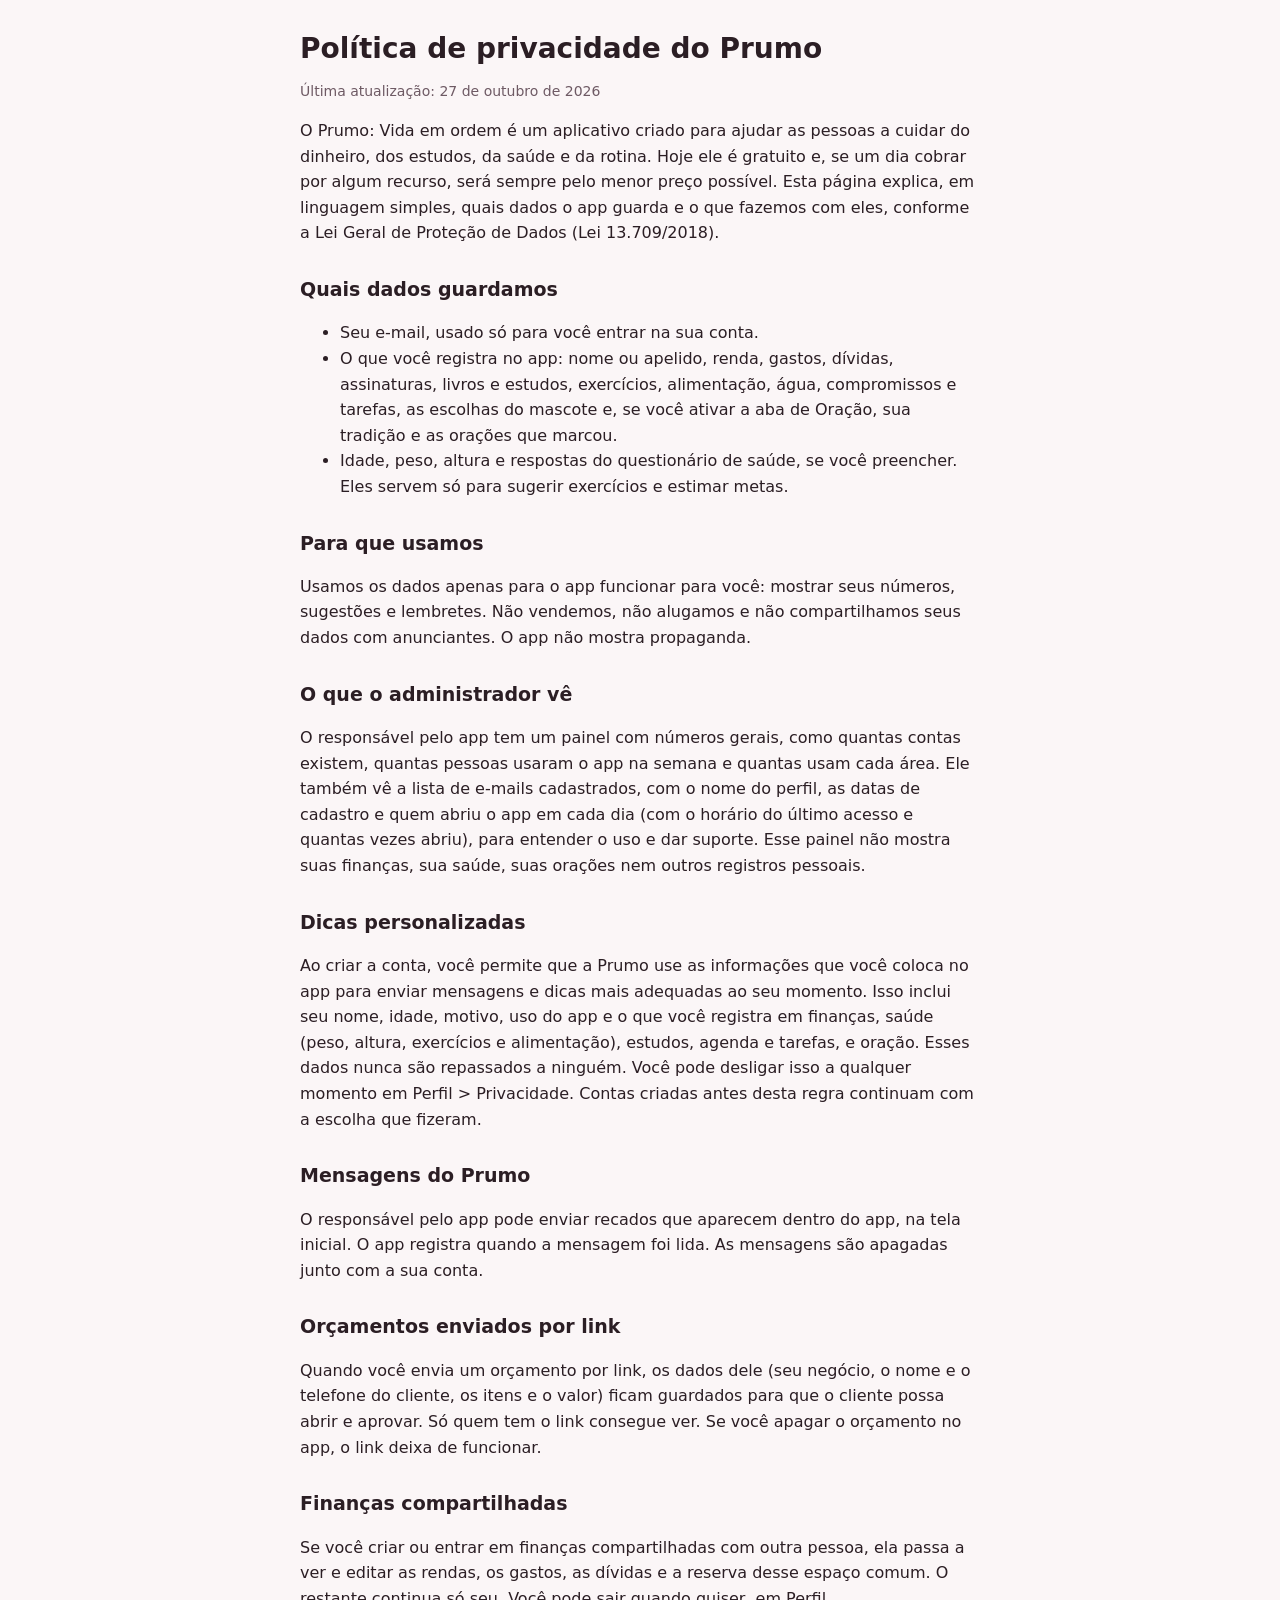
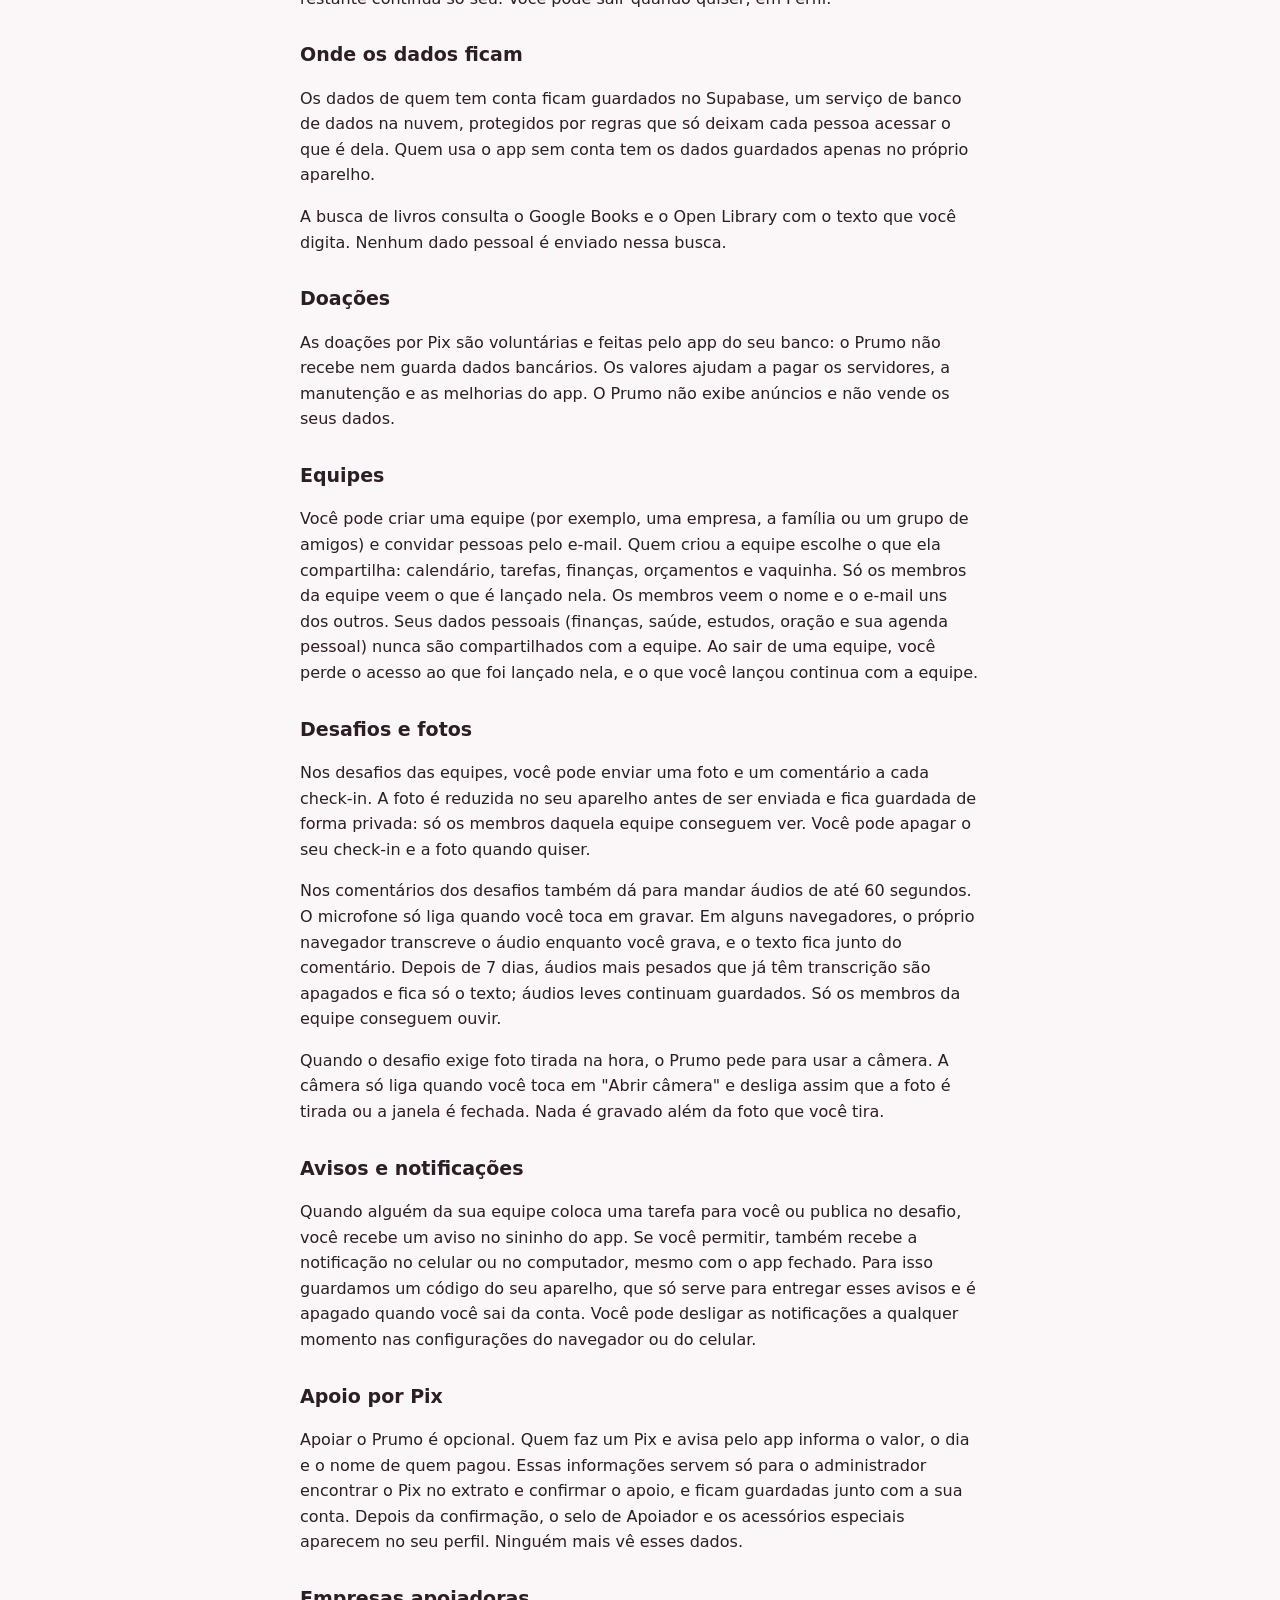
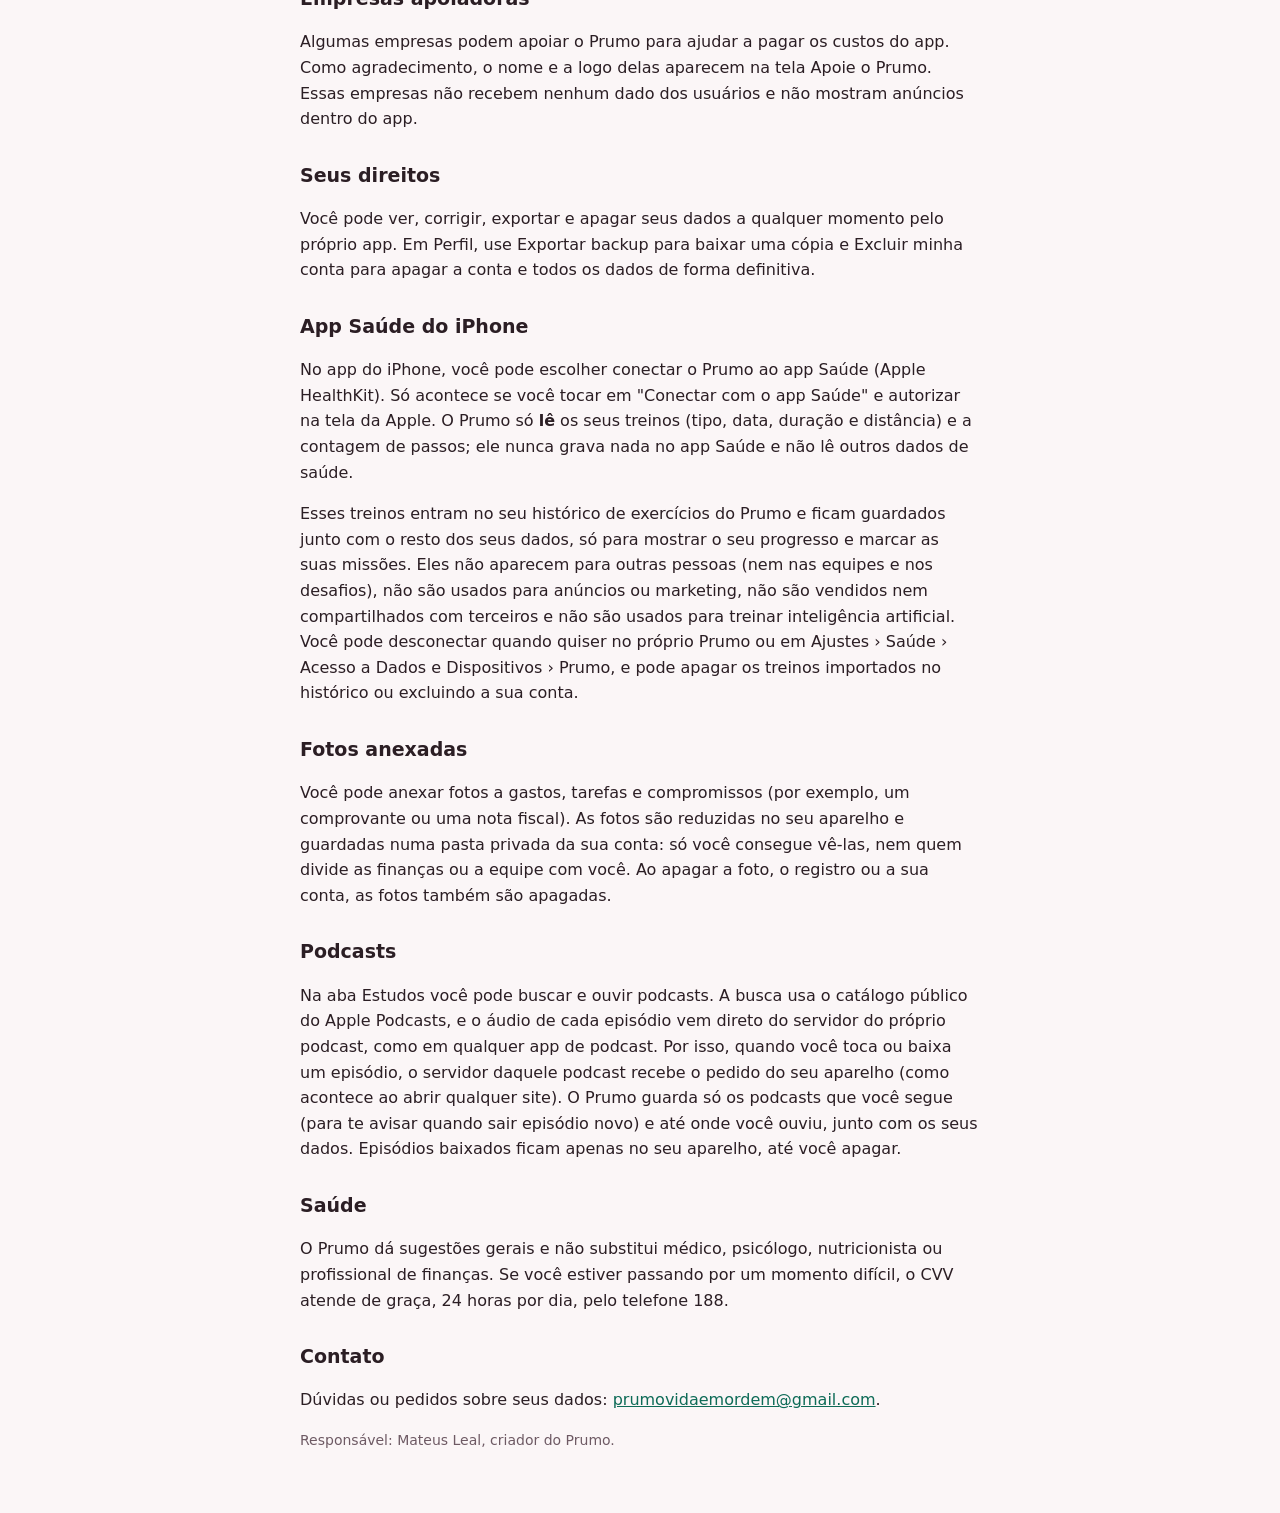
<file: privacidade.html>
<!doctype html>
<html lang="pt-BR">
<head>
<meta charset="utf-8">
<meta name="viewport" content="width=device-width,initial-scale=1">
<title>Política de privacidade · Prumo</title>
<style>
:root{--bg:#FBF6F7;--ink:#2B1E24;--muted:#6E5A64;--line:#EADCE1;--accent:#0E6B57}
@media (prefers-color-scheme: dark){:root{--bg:#171114;--ink:#F6EDF0;--muted:#B49FA8;--line:#3A2D33;--accent:#4FC9A5;color-scheme:dark}}
body{margin:0;background:var(--bg);color:var(--ink);font:16px/1.6 system-ui,-apple-system,"Segoe UI",Roboto,sans-serif}
main{max-width:680px;margin:0 auto;padding:32px max(18px,env(safe-area-inset-left)) 48px}
h1{font-size:28px;line-height:1.2;margin:0 0 4px}h2{font-size:19px;margin:28px 0 6px}
p,li{color:var(--ink)}.muted{color:var(--muted);font-size:14px}a{color:var(--accent)}
</style>
</head>
<body>
<main>
<h1>Política de privacidade do Prumo</h1>
<p class="muted">Última atualização: 27 de outubro de 2026</p>

<p>O Prumo: Vida em ordem é um aplicativo criado para ajudar as pessoas a cuidar do dinheiro, dos estudos, da saúde e da rotina. Hoje ele é gratuito e, se um dia cobrar por algum recurso, será sempre pelo menor preço possível. Esta página explica, em linguagem simples, quais dados o app guarda e o que fazemos com eles, conforme a Lei Geral de Proteção de Dados (Lei 13.709/2018).</p>

<h2>Quais dados guardamos</h2>
<ul>
<li>Seu e-mail, usado só para você entrar na sua conta.</li>
<li>O que você registra no app: nome ou apelido, renda, gastos, dívidas, assinaturas, livros e estudos, exercícios, alimentação, água, compromissos e tarefas, as escolhas do mascote e, se você ativar a aba de Oração, sua tradição e as orações que marcou.</li>
<li>Idade, peso, altura e respostas do questionário de saúde, se você preencher. Eles servem só para sugerir exercícios e estimar metas.</li>
</ul>

<h2>Para que usamos</h2>
<p>Usamos os dados apenas para o app funcionar para você: mostrar seus números, sugestões e lembretes. Não vendemos, não alugamos e não compartilhamos seus dados com anunciantes. O app não mostra propaganda.</p>

<h2>O que o administrador vê</h2>
<p>O responsável pelo app tem um painel com números gerais, como quantas contas existem, quantas pessoas usaram o app na semana e quantas usam cada área. Ele também vê a lista de e-mails cadastrados, com o nome do perfil, as datas de cadastro e quem abriu o app em cada dia (com o horário do último acesso e quantas vezes abriu), para entender o uso e dar suporte. Esse painel não mostra suas finanças, sua saúde, suas orações nem outros registros pessoais.</p>
<h2>Dicas personalizadas</h2>
<p>Ao criar a conta, você permite que a Prumo use as informações que você coloca no app para enviar mensagens e dicas mais adequadas ao seu momento. Isso inclui seu nome, idade, motivo, uso do app e o que você registra em finanças, saúde (peso, altura, exercícios e alimentação), estudos, agenda e tarefas, e oração. Esses dados nunca são repassados a ninguém. Você pode desligar isso a qualquer momento em Perfil &gt; Privacidade. Contas criadas antes desta regra continuam com a escolha que fizeram.</p>

<h2>Mensagens do Prumo</h2>
<p>O responsável pelo app pode enviar recados que aparecem dentro do app, na tela inicial. O app registra quando a mensagem foi lida. As mensagens são apagadas junto com a sua conta.</p>

<h2>Orçamentos enviados por link</h2>
<p>Quando você envia um orçamento por link, os dados dele (seu negócio, o nome e o telefone do cliente, os itens e o valor) ficam guardados para que o cliente possa abrir e aprovar. Só quem tem o link consegue ver. Se você apagar o orçamento no app, o link deixa de funcionar.</p>

<h2>Finanças compartilhadas</h2>
<p>Se você criar ou entrar em finanças compartilhadas com outra pessoa, ela passa a ver e editar as rendas, os gastos, as dívidas e a reserva desse espaço comum. O restante continua só seu. Você pode sair quando quiser, em Perfil.</p>

<h2>Onde os dados ficam</h2>
<p>Os dados de quem tem conta ficam guardados no Supabase, um serviço de banco de dados na nuvem, protegidos por regras que só deixam cada pessoa acessar o que é dela. Quem usa o app sem conta tem os dados guardados apenas no próprio aparelho.</p>
<p>A busca de livros consulta o Google Books e o Open Library com o texto que você digita. Nenhum dado pessoal é enviado nessa busca.</p>

<h2>Doações</h2>
<p>As doações por Pix são voluntárias e feitas pelo app do seu banco: o Prumo não recebe nem guarda dados bancários. Os valores ajudam a pagar os servidores, a manutenção e as melhorias do app. O Prumo não exibe anúncios e não vende os seus dados.</p>

<h2>Equipes</h2>
<p>Você pode criar uma equipe (por exemplo, uma empresa, a família ou um grupo de amigos) e convidar pessoas pelo e-mail. Quem criou a equipe escolhe o que ela compartilha: calendário, tarefas, finanças, orçamentos e vaquinha. Só os membros da equipe veem o que é lançado nela. Os membros veem o nome e o e-mail uns dos outros. Seus dados pessoais (finanças, saúde, estudos, oração e sua agenda pessoal) nunca são compartilhados com a equipe. Ao sair de uma equipe, você perde o acesso ao que foi lançado nela, e o que você lançou continua com a equipe.</p>
<h2>Desafios e fotos</h2>
<p>Nos desafios das equipes, você pode enviar uma foto e um comentário a cada check-in. A foto é reduzida no seu aparelho antes de ser enviada e fica guardada de forma privada: só os membros daquela equipe conseguem ver. Você pode apagar o seu check-in e a foto quando quiser.</p>
<p>Nos comentários dos desafios também dá para mandar áudios de até 60 segundos. O microfone só liga quando você toca em gravar. Em alguns navegadores, o próprio navegador transcreve o áudio enquanto você grava, e o texto fica junto do comentário. Depois de 7 dias, áudios mais pesados que já têm transcrição são apagados e fica só o texto; áudios leves continuam guardados. Só os membros da equipe conseguem ouvir.</p>
<p>Quando o desafio exige foto tirada na hora, o Prumo pede para usar a câmera. A câmera só liga quando você toca em "Abrir câmera" e desliga assim que a foto é tirada ou a janela é fechada. Nada é gravado além da foto que você tira.</p>
<h2>Avisos e notificações</h2>
<p>Quando alguém da sua equipe coloca uma tarefa para você ou publica no desafio, você recebe um aviso no sininho do app. Se você permitir, também recebe a notificação no celular ou no computador, mesmo com o app fechado. Para isso guardamos um código do seu aparelho, que só serve para entregar esses avisos e é apagado quando você sai da conta. Você pode desligar as notificações a qualquer momento nas configurações do navegador ou do celular.</p>
<h2>Apoio por Pix</h2>
<p>Apoiar o Prumo é opcional. Quem faz um Pix e avisa pelo app informa o valor, o dia e o nome de quem pagou. Essas informações servem só para o administrador encontrar o Pix no extrato e confirmar o apoio, e ficam guardadas junto com a sua conta. Depois da confirmação, o selo de Apoiador e os acessórios especiais aparecem no seu perfil. Ninguém mais vê esses dados.</p>
<h2>Empresas apoiadoras</h2>
<p>Algumas empresas podem apoiar o Prumo para ajudar a pagar os custos do app. Como agradecimento, o nome e a logo delas aparecem na tela Apoie o Prumo. Essas empresas não recebem nenhum dado dos usuários e não mostram anúncios dentro do app.</p>

<h2>Seus direitos</h2>
<p>Você pode ver, corrigir, exportar e apagar seus dados a qualquer momento pelo próprio app. Em Perfil, use Exportar backup para baixar uma cópia e Excluir minha conta para apagar a conta e todos os dados de forma definitiva.</p>

<h2>App Saúde do iPhone</h2>
<p>No app do iPhone, você pode escolher conectar o Prumo ao app Saúde (Apple HealthKit). Só acontece se você tocar em "Conectar com o app Saúde" e autorizar na tela da Apple. O Prumo só <b>lê</b> os seus treinos (tipo, data, duração e distância) e a contagem de passos; ele nunca grava nada no app Saúde e não lê outros dados de saúde.</p>
<p>Esses treinos entram no seu histórico de exercícios do Prumo e ficam guardados junto com o resto dos seus dados, só para mostrar o seu progresso e marcar as suas missões. Eles não aparecem para outras pessoas (nem nas equipes e nos desafios), não são usados para anúncios ou marketing, não são vendidos nem compartilhados com terceiros e não são usados para treinar inteligência artificial. Você pode desconectar quando quiser no próprio Prumo ou em Ajustes › Saúde › Acesso a Dados e Dispositivos › Prumo, e pode apagar os treinos importados no histórico ou excluindo a sua conta.</p>
<h2>Fotos anexadas</h2>
<p>Você pode anexar fotos a gastos, tarefas e compromissos (por exemplo, um comprovante ou uma nota fiscal). As fotos são reduzidas no seu aparelho e guardadas numa pasta privada da sua conta: só você consegue vê-las, nem quem divide as finanças ou a equipe com você. Ao apagar a foto, o registro ou a sua conta, as fotos também são apagadas.</p>
<h2>Podcasts</h2>
<p>Na aba Estudos você pode buscar e ouvir podcasts. A busca usa o catálogo público do Apple Podcasts, e o áudio de cada episódio vem direto do servidor do próprio podcast, como em qualquer app de podcast. Por isso, quando você toca ou baixa um episódio, o servidor daquele podcast recebe o pedido do seu aparelho (como acontece ao abrir qualquer site). O Prumo guarda só os podcasts que você segue (para te avisar quando sair episódio novo) e até onde você ouviu, junto com os seus dados. Episódios baixados ficam apenas no seu aparelho, até você apagar.</p>
<h2>Saúde</h2>
<p>O Prumo dá sugestões gerais e não substitui médico, psicólogo, nutricionista ou profissional de finanças. Se você estiver passando por um momento difícil, o CVV atende de graça, 24 horas por dia, pelo telefone 188.</p>

<h2>Contato</h2>
<p>Dúvidas ou pedidos sobre seus dados: <a href="mailto:prumovidaemordem@gmail.com">prumovidaemordem@gmail.com</a>.</p>
<p class="muted">Responsável: Mateus Leal, criador do Prumo.</p>
</main>
</body>
</html>
</file>
